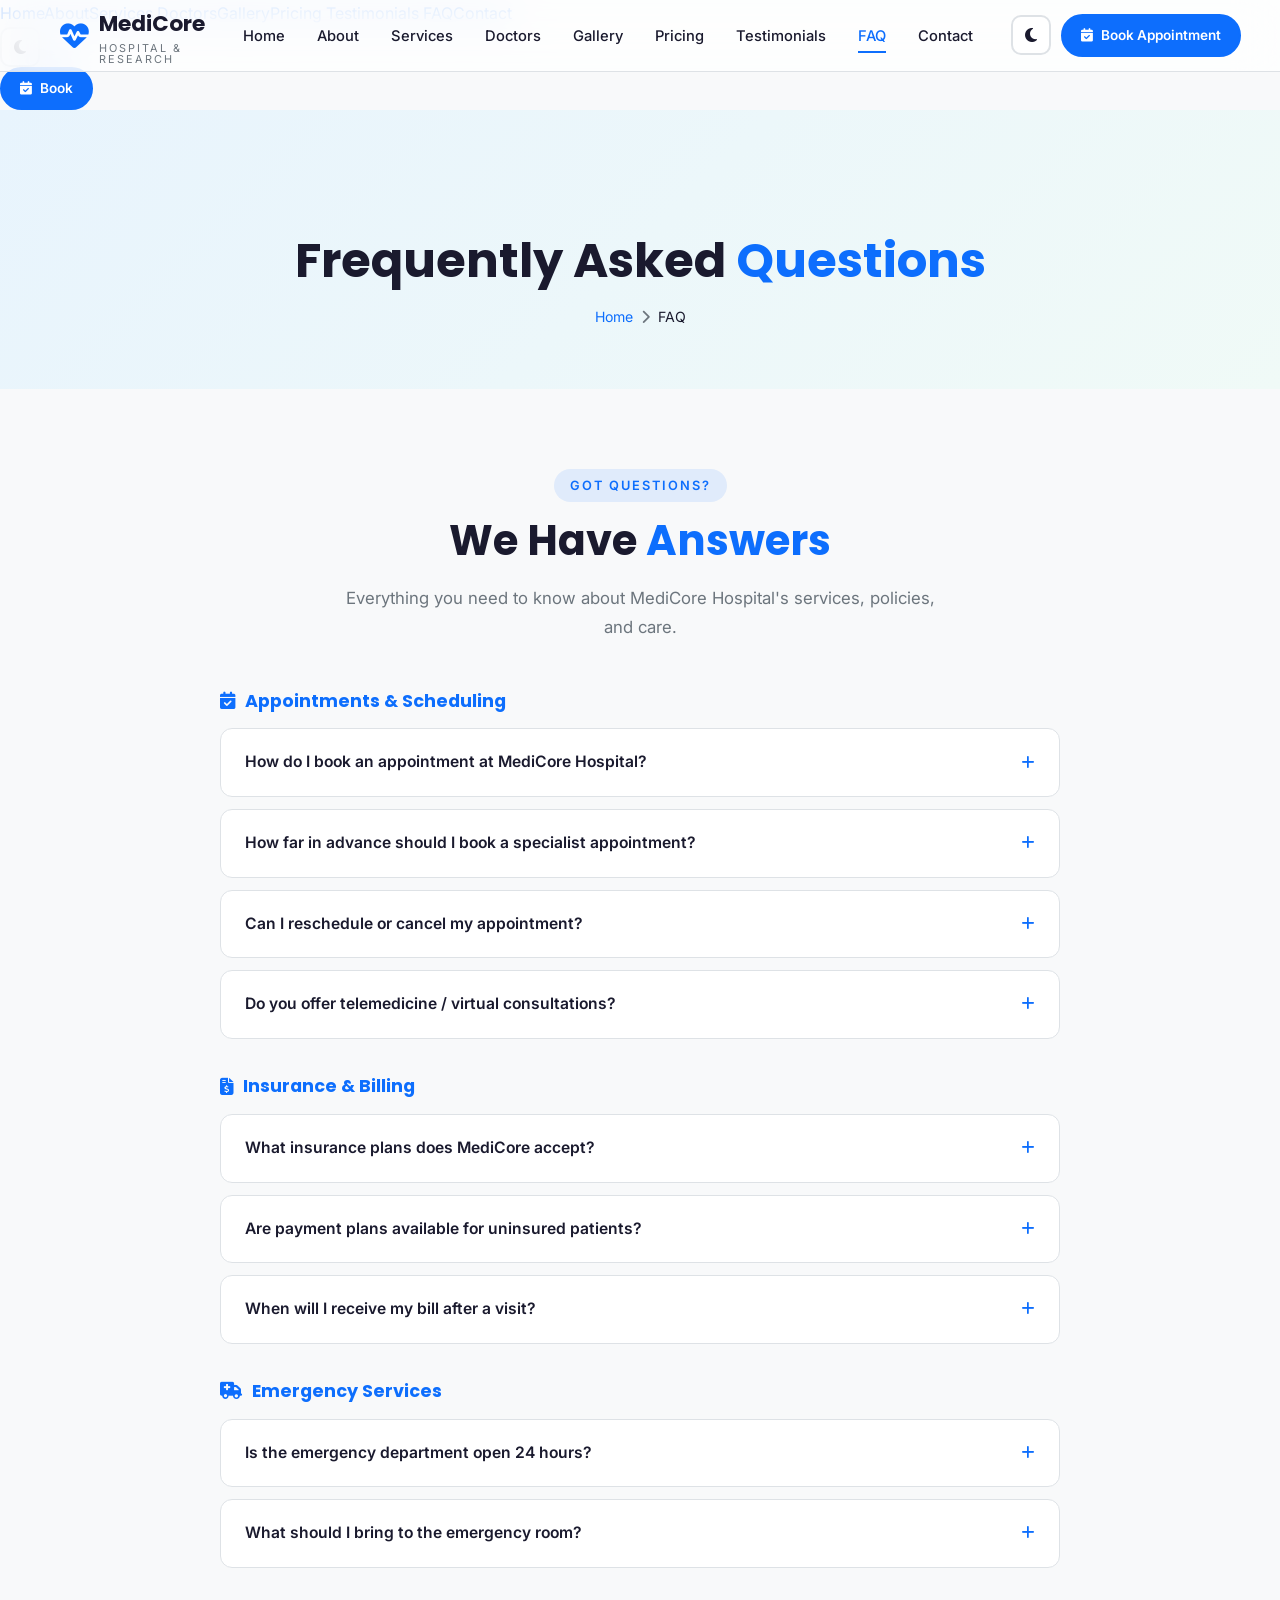
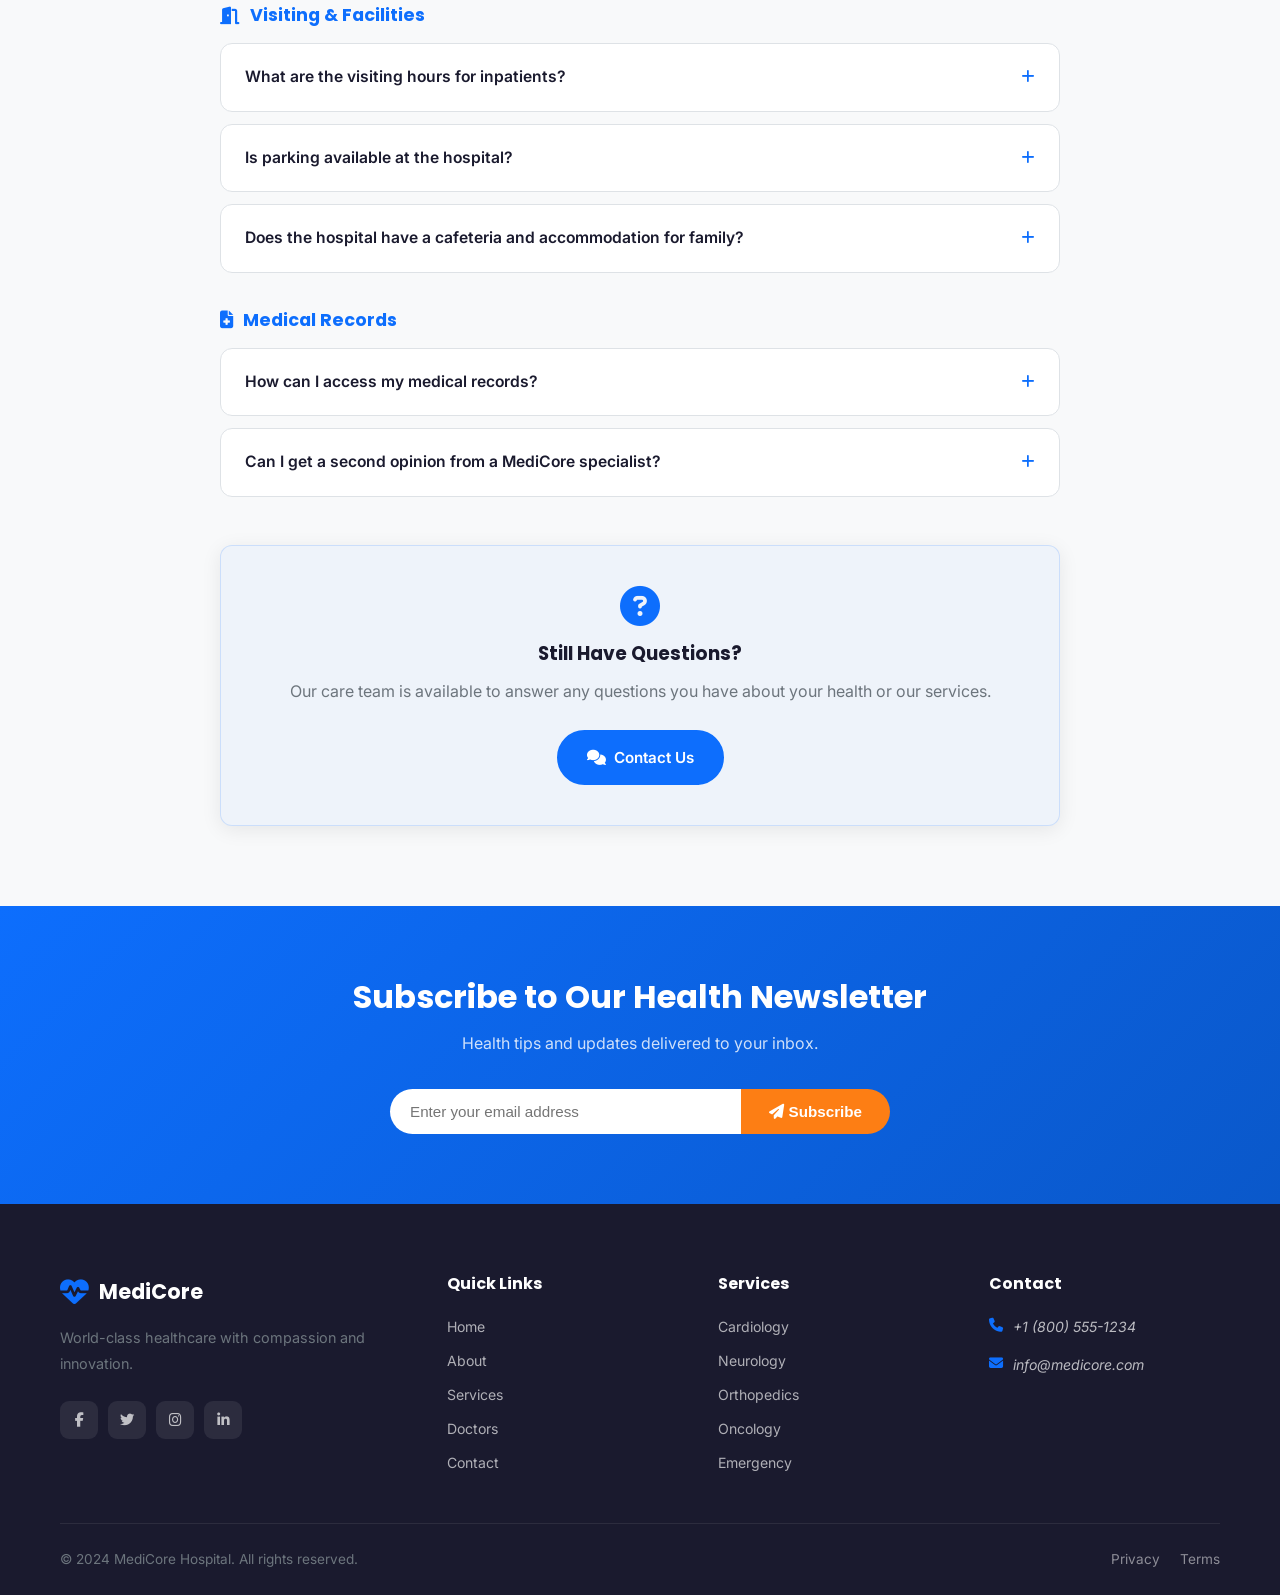
<file: pages/faq.html>
<!DOCTYPE html>
<html lang="en" data-theme="light">
<head>
  <meta charset="UTF-8" />
  <meta name="viewport" content="width=device-width, initial-scale=1.0" />
  <title>FAQ – MediCore Hospital</title>
  <meta name="description" content="Frequently asked questions about MediCore Hospital services, appointments, insurance, visiting hours, emergency care, and more." />
 <meta name="google-adsense-account" content="ca-pub-8120503643949842">
  <meta name="keywords" content="hospital FAQ, medical questions, appointment booking, insurance, visiting hours, emergency care FAQ" />
  <link rel="icon" type="image/svg+xml" href="../images/favicon.svg" />
  <link rel="preconnect" href="https://fonts.googleapis.com" />
  <link href="https://fonts.googleapis.com/css2?family=Inter:wght@400;500;600;700&family=Poppins:wght@600;700;800&display=swap" rel="stylesheet" />
  <link rel="stylesheet" href="https://cdnjs.cloudflare.com/ajax/libs/font-awesome/6.5.0/css/all.min.css" />
  <link rel="stylesheet" href="https://unpkg.com/aos@2.3.1/dist/aos.css" />
  <link rel="stylesheet" href="../css/style.css" />
</head>
<body>
<div id="preloader"><div class="preloader-logo"><i class="fas fa-heartbeat"></i><span>MediCore</span></div><div class="preloader-bar"><div class="preloader-bar-fill"></div></div></div>
<nav class="navbar"><div class="navbar-inner">
  <a href="../index.html" class="navbar-brand"><i class="fas fa-heartbeat"></i><div><span class="brand-name">MediCore</span><span class="brand-sub">Hospital &amp; Research</span></div></a>
  <ul class="navbar-nav">
    <li><a href="../index.html" class="nav-link">Home</a></li><li><a href="about.html" class="nav-link">About</a></li>
    <li><a href="services.html" class="nav-link">Services</a></li><li><a href="doctors.html" class="nav-link">Doctors</a></li>
    <li><a href="gallery.html" class="nav-link">Gallery</a></li><li><a href="pricing.html" class="nav-link">Pricing</a></li>
    <li><a href="testimonials.html" class="nav-link">Testimonials</a></li>
    <li><a href="faq.html" class="nav-link active">FAQ</a></li><li><a href="contact.html" class="nav-link">Contact</a></li>
  </ul>
  <div class="navbar-actions">
    <button class="theme-toggle" aria-label="Toggle dark mode"><i class="fas fa-moon"></i></button>
    <a href="contact.html" class="btn btn-primary btn-sm"><i class="fas fa-calendar-check"></i> Book Appointment</a>
  </div>
  <button class="hamburger" aria-label="Open mobile menu"><span></span><span></span><span></span></button>
</div></nav>
<div class="mobile-menu"><nav class="mobile-nav">
  <a href="../index.html">Home</a><a href="about.html">About</a><a href="services.html">Services</a>
  <a href="doctors.html">Doctors</a><a href="gallery.html">Gallery</a><a href="pricing.html">Pricing</a>
  <a href="testimonials.html">Testimonials</a>
  <a href="faq.html" class="active">FAQ</a><a href="contact.html">Contact</a>
</nav><div class="mobile-menu-actions"><button class="theme-toggle"><i class="fas fa-moon"></i></button><a href="contact.html" class="btn btn-primary btn-sm" style="flex:1;justify-content:center;"><i class="fas fa-calendar-check"></i> Book</a></div></div>

<main>
<header class="page-hero">
  <div class="container">
    <h1>Frequently Asked <span class="text-primary">Questions</span></h1>
    <nav class="breadcrumb" aria-label="Breadcrumb">
      <a href="../index.html">Home</a><span class="sep"><i class="fas fa-chevron-right"></i></span><span>FAQ</span>
    </nav>
  </div>
</header>

<section aria-labelledby="faq-heading">
  <div class="container">
    <div style="max-width:840px;margin:0 auto;">
      <div class="text-center" style="margin-bottom:48px;">
        <span class="section-badge">Got Questions?</span>
        <h2 class="section-title" id="faq-heading">We Have <span class="text-primary">Answers</span></h2>
        <p class="section-subtitle">Everything you need to know about MediCore Hospital's services, policies, and care.</p>
      </div>

      <!-- Appointments -->
      <h3 style="font-size:1.1rem;margin-bottom:16px;color:var(--primary);display:flex;align-items:center;gap:10px;" data-aos="fade-up"><i class="fas fa-calendar-check"></i> Appointments &amp; Scheduling</h3>
      <div data-aos="fade-up">
        <div class="faq-item">
          <div class="faq-question" role="button" tabindex="0" aria-expanded="false">How do I book an appointment at MediCore Hospital?<i class="fas fa-plus faq-icon"></i></div>
          <div class="faq-answer"><p>You can book an appointment through our website contact form, by calling our helpline at +1 (800) 555-1234, or by visiting our hospital reception in person. We also offer an online patient portal for registered patients.</p></div>
        </div>
        <div class="faq-item">
          <div class="faq-question" role="button" tabindex="0" aria-expanded="false">How far in advance should I book a specialist appointment?<i class="fas fa-plus faq-icon"></i></div>
          <div class="faq-answer"><p>We recommend booking specialist appointments at least 3–5 business days in advance. For urgent matters, same-day or next-day appointments may be available depending on the department. Emergency cases are seen immediately.</p></div>
        </div>
        <div class="faq-item">
          <div class="faq-question" role="button" tabindex="0" aria-expanded="false">Can I reschedule or cancel my appointment?<i class="fas fa-plus faq-icon"></i></div>
          <div class="faq-answer"><p>Yes, you can reschedule or cancel appointments up to 24 hours before your scheduled time without any fee. You can do this via our patient portal, by phone, or in person at reception.</p></div>
        </div>
        <div class="faq-item">
          <div class="faq-question" role="button" tabindex="0" aria-expanded="false">Do you offer telemedicine / virtual consultations?<i class="fas fa-plus faq-icon"></i></div>
          <div class="faq-answer"><p>Yes! MediCore offers telemedicine consultations for many outpatient services. Patients can consult with doctors via secure video call from the comfort of their home. Ask about availability when booking your appointment.</p></div>
        </div>
      </div>

      <!-- Insurance -->
      <h3 style="font-size:1.1rem;margin:36px 0 16px;color:var(--primary);display:flex;align-items:center;gap:10px;" data-aos="fade-up"><i class="fas fa-file-invoice-dollar"></i> Insurance &amp; Billing</h3>
      <div data-aos="fade-up">
        <div class="faq-item">
          <div class="faq-question" role="button" tabindex="0" aria-expanded="false">What insurance plans does MediCore accept?<i class="fas fa-plus faq-icon"></i></div>
          <div class="faq-answer"><p>MediCore accepts all major insurance providers including Medicare, Medicaid, Blue Cross Blue Shield, Aetna, Cigna, UnitedHealth, and many others. Contact our billing department for specific plan verification.</p></div>
        </div>
        <div class="faq-item">
          <div class="faq-question" role="button" tabindex="0" aria-expanded="false">Are payment plans available for uninsured patients?<i class="fas fa-plus faq-icon"></i></div>
          <div class="faq-answer"><p>Absolutely. MediCore is committed to making healthcare accessible. We offer flexible payment plans, financial assistance programs, and charity care for qualifying patients. Contact our financial counselors for details.</p></div>
        </div>
        <div class="faq-item">
          <div class="faq-question" role="button" tabindex="0" aria-expanded="false">When will I receive my bill after a visit?<i class="fas fa-plus faq-icon"></i></div>
          <div class="faq-answer"><p>Bills are typically sent within 2–4 weeks after your visit, once we have processed claims with your insurance provider. You can also view and pay bills online through our patient portal.</p></div>
        </div>
      </div>

      <!-- Emergency -->
      <h3 style="font-size:1.1rem;margin:36px 0 16px;color:var(--primary);display:flex;align-items:center;gap:10px;" data-aos="fade-up"><i class="fas fa-ambulance"></i> Emergency Services</h3>
      <div data-aos="fade-up">
        <div class="faq-item">
          <div class="faq-question" role="button" tabindex="0" aria-expanded="false">Is the emergency department open 24 hours?<i class="fas fa-plus faq-icon"></i></div>
          <div class="faq-answer"><p>Yes, our Level I Trauma Center and Emergency Department are open 24 hours a day, 7 days a week, 365 days a year including all holidays. Call 911 for life-threatening emergencies.</p></div>
        </div>
        <div class="faq-item">
          <div class="faq-question" role="button" tabindex="0" aria-expanded="false">What should I bring to the emergency room?<i class="fas fa-plus faq-icon"></i></div>
          <div class="faq-answer"><p>If possible, bring your government-issued ID, insurance card, list of current medications, and any relevant medical records. However, in a true emergency, just come — we will handle the paperwork later.</p></div>
        </div>
      </div>

      <!-- Visiting -->
      <h3 style="font-size:1.1rem;margin:36px 0 16px;color:var(--primary);display:flex;align-items:center;gap:10px;" data-aos="fade-up"><i class="fas fa-door-open"></i> Visiting &amp; Facilities</h3>
      <div data-aos="fade-up">
        <div class="faq-item">
          <div class="faq-question" role="button" tabindex="0" aria-expanded="false">What are the visiting hours for inpatients?<i class="fas fa-plus faq-icon"></i></div>
          <div class="faq-answer"><p>General visiting hours are 10:00 AM – 8:00 PM daily. ICU visiting hours are 11:00 AM – 1:00 PM and 5:00 PM – 7:00 PM. Special circumstances may allow exceptions — please check with nursing staff.</p></div>
        </div>
        <div class="faq-item">
          <div class="faq-question" role="button" tabindex="0" aria-expanded="false">Is parking available at the hospital?<i class="fas fa-plus faq-icon"></i></div>
          <div class="faq-answer"><p>Yes, MediCore has a multi-story parking garage with over 1,200 spaces. The first 2 hours are free. Valet parking is available at the main entrance. Accessible parking spaces are located near all entrances.</p></div>
        </div>
        <div class="faq-item">
          <div class="faq-question" role="button" tabindex="0" aria-expanded="false">Does the hospital have a cafeteria and accommodation for family?<i class="fas fa-plus faq-icon"></i></div>
          <div class="faq-answer"><p>Our hospital has a full-service cafeteria open from 6:00 AM – 10:00 PM and vending machines available 24/7. We also have a family lounge and partnered guest accommodation nearby for families of long-term patients.</p></div>
        </div>
      </div>

      <!-- Medical Records -->
      <h3 style="font-size:1.1rem;margin:36px 0 16px;color:var(--primary);display:flex;align-items:center;gap:10px;" data-aos="fade-up"><i class="fas fa-file-medical"></i> Medical Records</h3>
      <div data-aos="fade-up">
        <div class="faq-item">
          <div class="faq-question" role="button" tabindex="0" aria-expanded="false">How can I access my medical records?<i class="fas fa-plus faq-icon"></i></div>
          <div class="faq-answer"><p>Patients can access medical records through our secure online patient portal. You may also request records by submitting a Medical Records Release form at the Health Information Management department or by calling our records office.</p></div>
        </div>
        <div class="faq-item">
          <div class="faq-question" role="button" tabindex="0" aria-expanded="false">Can I get a second opinion from a MediCore specialist?<i class="fas fa-plus faq-icon"></i></div>
          <div class="faq-answer"><p>Absolutely. We encourage patients to seek second opinions and we provide this service. Simply contact our scheduling department, share your existing records, and we will arrange a consultation with the appropriate specialist.</p></div>
        </div>
      </div>

      <div class="text-center" style="margin-top:48px;" data-aos="fade-up">
        <div class="card" style="padding:40px;background:rgba(13,110,253,0.04);border-color:rgba(13,110,253,0.15);">
          <i class="fas fa-question-circle" style="font-size:2.5rem;color:var(--primary);margin-bottom:16px;display:block;"></i>
          <h3 style="margin-bottom:12px;">Still Have Questions?</h3>
          <p style="margin-bottom:24px;">Our care team is available to answer any questions you have about your health or our services.</p>
          <a href="contact.html" class="btn btn-primary"><i class="fas fa-comments"></i> Contact Us</a>
        </div>
      </div>
    </div>
  </div>
</section>
</main>

<section class="newsletter-section"><div class="container"><h2>Subscribe to Our Health Newsletter</h2><p>Health tips and updates delivered to your inbox.</p><form class="newsletter-form" novalidate><input type="email" placeholder="Enter your email address" aria-label="Email" required /><button type="submit"><i class="fas fa-paper-plane"></i> Subscribe</button></form></div></section>
<footer class="footer"><div class="container"><div class="footer-grid">
  <div class="footer-brand"><div class="brand"><i class="fas fa-heartbeat"></i><span>MediCore</span></div><p>World-class healthcare with compassion and innovation.</p><div class="footer-social"><a href="#" aria-label="Facebook"><i class="fab fa-facebook-f"></i></a><a href="#" aria-label="Twitter"><i class="fab fa-twitter"></i></a><a href="#" aria-label="Instagram"><i class="fab fa-instagram"></i></a><a href="#" aria-label="LinkedIn"><i class="fab fa-linkedin-in"></i></a></div></div>
  <div class="footer-col"><h4>Quick Links</h4><nav class="footer-links"><a href="../index.html">Home</a><a href="about.html">About</a><a href="services.html">Services</a><a href="doctors.html">Doctors</a><a href="contact.html">Contact</a></nav></div>
  <div class="footer-col"><h4>Services</h4><nav class="footer-links"><a href="services.html">Cardiology</a><a href="services.html">Neurology</a><a href="services.html">Orthopedics</a><a href="services.html">Oncology</a><a href="services.html">Emergency</a></nav></div>
  <div class="footer-col"><h4>Contact</h4><address><div class="footer-contact-item"><i class="fas fa-phone"></i><span><a href="tel:+18005551234" style="color:inherit;">+1 (800) 555-1234</a></span></div><div class="footer-contact-item"><i class="fas fa-envelope"></i><span>info@medicore.com</span></div></address></div>
</div><div class="footer-bottom"><p>&copy; 2024 MediCore Hospital. All rights reserved.</p><div class="footer-bottom-links"><a href="#">Privacy</a><a href="#">Terms</a></div></div></div></footer>
<button class="back-to-top" aria-label="Back to top"><i class="fas fa-arrow-up"></i></button>
<script src="https://unpkg.com/aos@2.3.1/dist/aos.js"></script>
<script src="../js/main.js"></script>
</body>
</html>
</file>
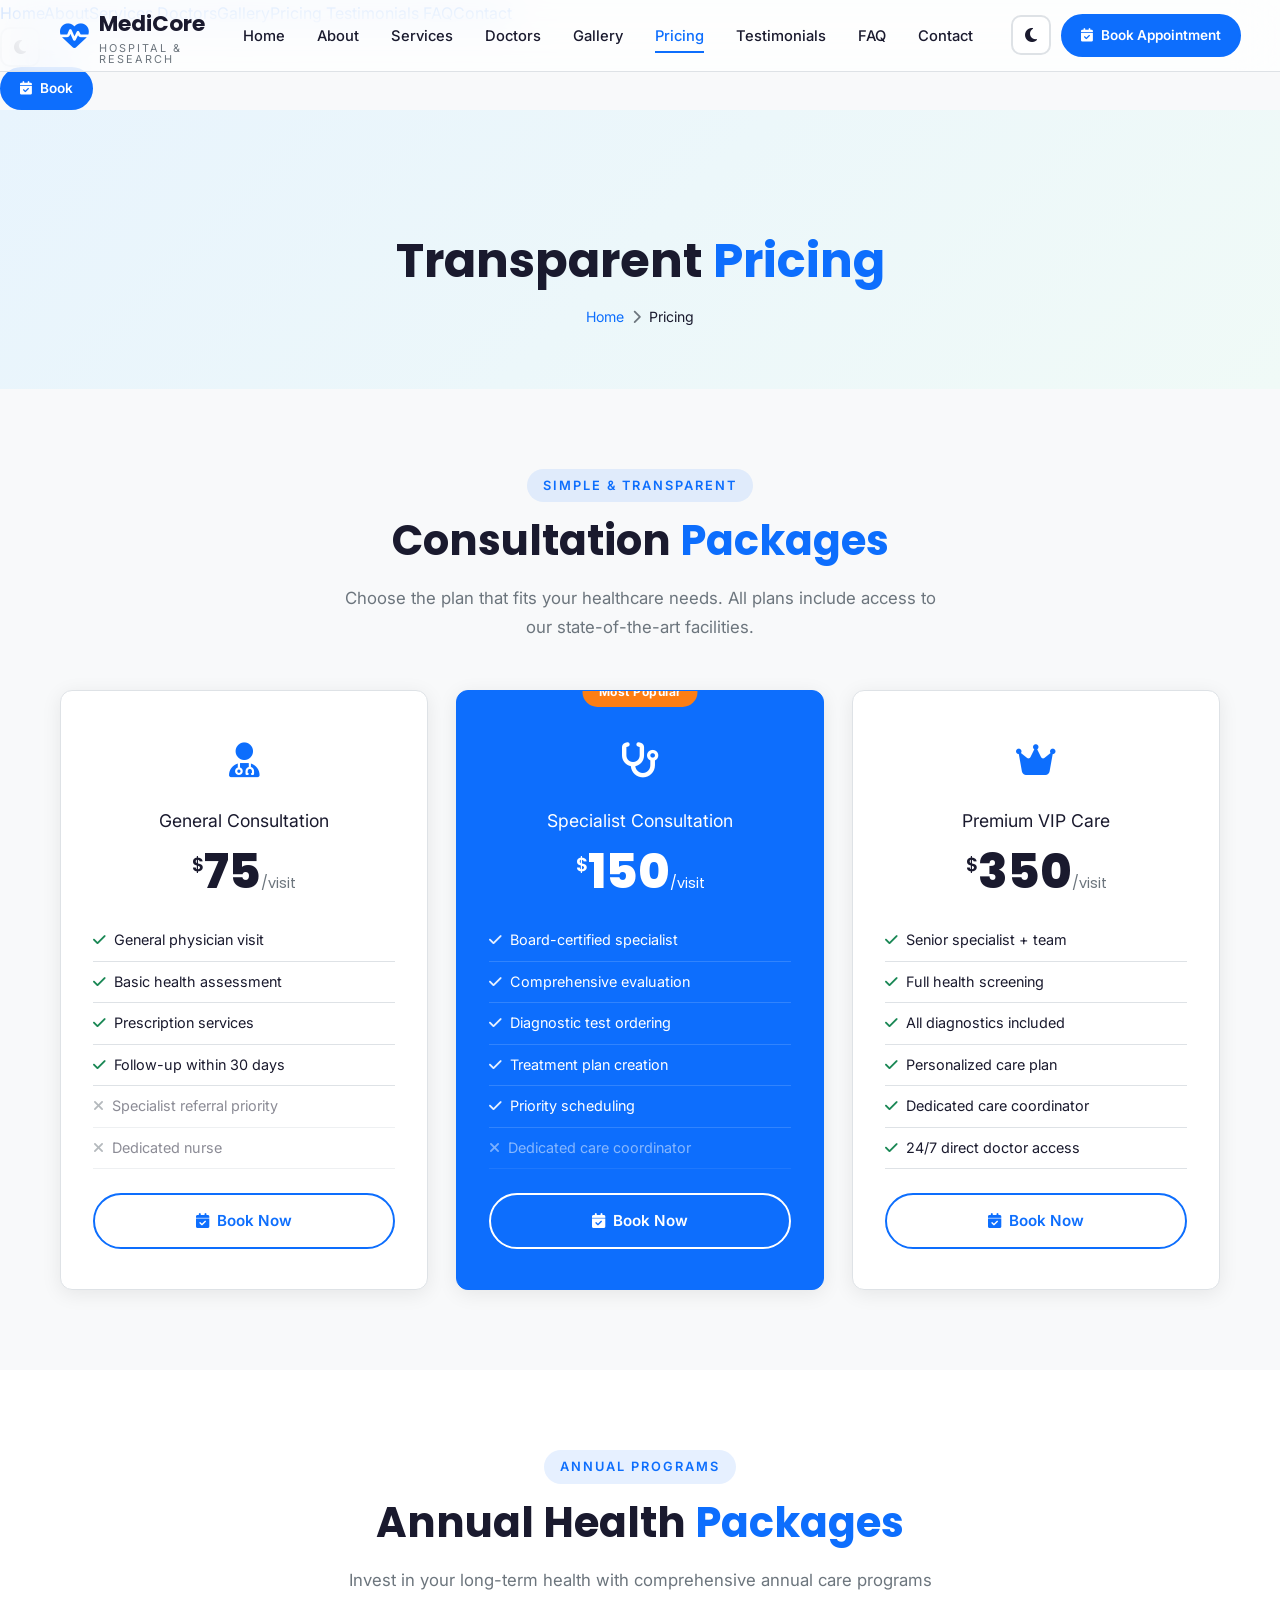
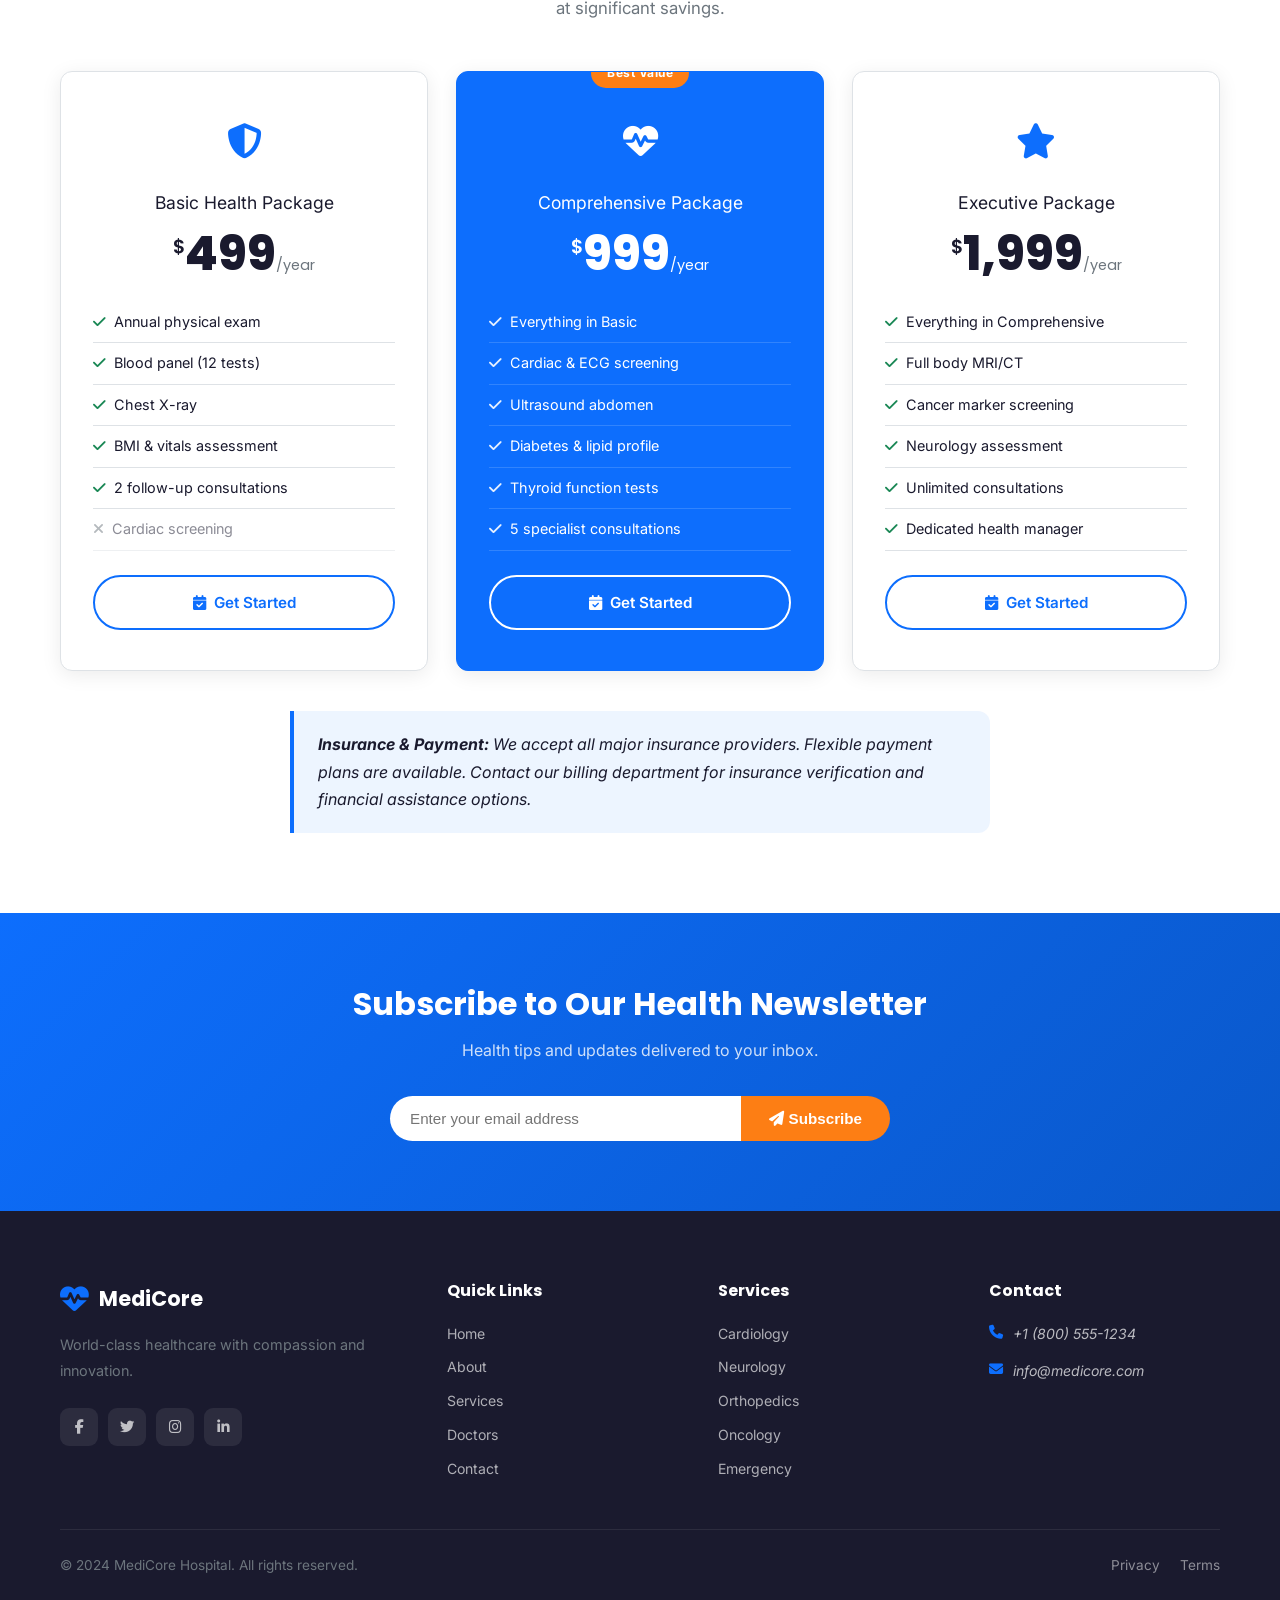
<file: pages/pricing.html>
<!DOCTYPE html>
<html lang="en" data-theme="light">
<head>
  <meta charset="UTF-8" />
  <meta name="viewport" content="width=device-width, initial-scale=1.0" />
  <title>Pricing & Packages – MediCore Hospital</title>
  <meta name="description" content="Explore MediCore Hospital's transparent healthcare pricing including consultation fees, health packages, and premium care plans." />
  <meta name="keywords" content="hospital pricing, consultation fees, health packages, medical plans, healthcare costs" />
 <meta name="google-adsense-account" content="ca-pub-8120503643949842">
  <link rel="icon" type="image/svg+xml" href="../images/favicon.svg" />
  <link rel="preconnect" href="https://fonts.googleapis.com" />
  <link href="https://fonts.googleapis.com/css2?family=Inter:wght@400;500;600;700&family=Poppins:wght@600;700;800&display=swap" rel="stylesheet" />
  <link rel="stylesheet" href="https://cdnjs.cloudflare.com/ajax/libs/font-awesome/6.5.0/css/all.min.css" />
  <link rel="stylesheet" href="https://unpkg.com/aos@2.3.1/dist/aos.css" />
  <link rel="stylesheet" href="../css/style.css" />
</head>
<body>
<div id="preloader"><div class="preloader-logo"><i class="fas fa-heartbeat"></i><span>MediCore</span></div><div class="preloader-bar"><div class="preloader-bar-fill"></div></div></div>
<nav class="navbar"><div class="navbar-inner">
  <a href="../index.html" class="navbar-brand"><i class="fas fa-heartbeat"></i><div><span class="brand-name">MediCore</span><span class="brand-sub">Hospital &amp; Research</span></div></a>
  <ul class="navbar-nav">
    <li><a href="../index.html" class="nav-link">Home</a></li><li><a href="about.html" class="nav-link">About</a></li>
    <li><a href="services.html" class="nav-link">Services</a></li><li><a href="doctors.html" class="nav-link">Doctors</a></li>
    <li><a href="gallery.html" class="nav-link">Gallery</a></li><li><a href="pricing.html" class="nav-link active">Pricing</a></li>
    <li><a href="testimonials.html" class="nav-link">Testimonials</a></li>
    <li><a href="faq.html" class="nav-link">FAQ</a></li><li><a href="contact.html" class="nav-link">Contact</a></li>
  </ul>
  <div class="navbar-actions">
    <button class="theme-toggle" aria-label="Toggle dark mode"><i class="fas fa-moon"></i></button>
    <a href="contact.html" class="btn btn-primary btn-sm"><i class="fas fa-calendar-check"></i> Book Appointment</a>
  </div>
  <button class="hamburger" aria-label="Open mobile menu"><span></span><span></span><span></span></button>
</div></nav>
<div class="mobile-menu"><nav class="mobile-nav">
  <a href="../index.html">Home</a><a href="about.html">About</a><a href="services.html">Services</a>
  <a href="doctors.html">Doctors</a><a href="gallery.html">Gallery</a><a href="pricing.html" class="active">Pricing</a>
  <a href="testimonials.html">Testimonials</a>
  <a href="faq.html">FAQ</a><a href="contact.html">Contact</a>
</nav><div class="mobile-menu-actions"><button class="theme-toggle"><i class="fas fa-moon"></i></button><a href="contact.html" class="btn btn-primary btn-sm" style="flex:1;justify-content:center;"><i class="fas fa-calendar-check"></i> Book</a></div></div>

<main>
<header class="page-hero">
  <div class="container">
    <h1>Transparent <span class="text-primary">Pricing</span></h1>
    <nav class="breadcrumb" aria-label="Breadcrumb">
      <a href="../index.html">Home</a><span class="sep"><i class="fas fa-chevron-right"></i></span><span>Pricing</span>
    </nav>
  </div>
</header>

<!-- Consultation Fees -->
<section aria-labelledby="consultation-heading">
  <div class="container text-center">
    <span class="section-badge">Simple &amp; Transparent</span>
    <h2 class="section-title" id="consultation-heading">Consultation <span class="text-primary">Packages</span></h2>
    <p class="section-subtitle">Choose the plan that fits your healthcare needs. All plans include access to our state-of-the-art facilities.</p>
    <div class="grid grid-3" data-aos="fade-up">

      <article class="card pricing-card">
        <div class="pricing-icon"><i class="fas fa-user-md" aria-hidden="true"></i></div>
        <div class="pricing-name">General Consultation</div>
        <div class="pricing-price"><sup>$</sup>75<sub>/visit</sub></div>
        <ul class="pricing-features" role="list">
          <li><i class="fas fa-check" aria-hidden="true"></i> General physician visit</li>
          <li><i class="fas fa-check" aria-hidden="true"></i> Basic health assessment</li>
          <li><i class="fas fa-check" aria-hidden="true"></i> Prescription services</li>
          <li><i class="fas fa-check" aria-hidden="true"></i> Follow-up within 30 days</li>
          <li class="disabled"><i class="fas fa-times" aria-hidden="true"></i> Specialist referral priority</li>
          <li class="disabled"><i class="fas fa-times" aria-hidden="true"></i> Dedicated nurse</li>
        </ul>
        <a href="contact.html" class="btn btn-outline" style="width:100%;justify-content:center;"><i class="fas fa-calendar-check"></i> Book Now</a>
      </article>

      <article class="card pricing-card featured">
        <div class="pricing-badge">Most Popular</div>
        <div class="pricing-icon"><i class="fas fa-stethoscope" aria-hidden="true"></i></div>
        <div class="pricing-name">Specialist Consultation</div>
        <div class="pricing-price"><sup>$</sup>150<sub>/visit</sub></div>
        <ul class="pricing-features" role="list">
          <li><i class="fas fa-check" aria-hidden="true"></i> Board-certified specialist</li>
          <li><i class="fas fa-check" aria-hidden="true"></i> Comprehensive evaluation</li>
          <li><i class="fas fa-check" aria-hidden="true"></i> Diagnostic test ordering</li>
          <li><i class="fas fa-check" aria-hidden="true"></i> Treatment plan creation</li>
          <li><i class="fas fa-check" aria-hidden="true"></i> Priority scheduling</li>
          <li class="disabled"><i class="fas fa-times" aria-hidden="true"></i> Dedicated care coordinator</li>
        </ul>
        <a href="contact.html" class="btn btn-outline" style="width:100%;justify-content:center;"><i class="fas fa-calendar-check"></i> Book Now</a>
      </article>

      <article class="card pricing-card">
        <div class="pricing-icon"><i class="fas fa-crown" aria-hidden="true"></i></div>
        <div class="pricing-name">Premium VIP Care</div>
        <div class="pricing-price"><sup>$</sup>350<sub>/visit</sub></div>
        <ul class="pricing-features" role="list">
          <li><i class="fas fa-check" aria-hidden="true"></i> Senior specialist + team</li>
          <li><i class="fas fa-check" aria-hidden="true"></i> Full health screening</li>
          <li><i class="fas fa-check" aria-hidden="true"></i> All diagnostics included</li>
          <li><i class="fas fa-check" aria-hidden="true"></i> Personalized care plan</li>
          <li><i class="fas fa-check" aria-hidden="true"></i> Dedicated care coordinator</li>
          <li><i class="fas fa-check" aria-hidden="true"></i> 24/7 direct doctor access</li>
        </ul>
        <a href="contact.html" class="btn btn-outline" style="width:100%;justify-content:center;"><i class="fas fa-calendar-check"></i> Book Now</a>
      </article>
    </div>
  </div>
</section>

<!-- Health Packages -->
<section style="background:var(--bg-white);" aria-labelledby="packages-heading">
  <div class="container text-center">
    <span class="section-badge">Annual Programs</span>
    <h2 class="section-title" id="packages-heading">Annual Health <span class="text-primary">Packages</span></h2>
    <p class="section-subtitle">Invest in your long-term health with comprehensive annual care programs at significant savings.</p>
    <div class="grid grid-3" data-aos="fade-up">
      <article class="card pricing-card">
        <div class="pricing-icon"><i class="fas fa-shield-alt" aria-hidden="true"></i></div>
        <div class="pricing-name">Basic Health Package</div>
        <div class="pricing-price"><sup>$</sup>499<sub>/year</sub></div>
        <ul class="pricing-features" role="list">
          <li><i class="fas fa-check"></i> Annual physical exam</li>
          <li><i class="fas fa-check"></i> Blood panel (12 tests)</li>
          <li><i class="fas fa-check"></i> Chest X-ray</li>
          <li><i class="fas fa-check"></i> BMI &amp; vitals assessment</li>
          <li><i class="fas fa-check"></i> 2 follow-up consultations</li>
          <li class="disabled"><i class="fas fa-times"></i> Cardiac screening</li>
        </ul>
        <a href="contact.html" class="btn btn-outline" style="width:100%;justify-content:center;"><i class="fas fa-calendar-check"></i> Get Started</a>
      </article>

      <article class="card pricing-card featured">
        <div class="pricing-badge">Best Value</div>
        <div class="pricing-icon"><i class="fas fa-heartbeat" aria-hidden="true"></i></div>
        <div class="pricing-name">Comprehensive Package</div>
        <div class="pricing-price"><sup>$</sup>999<sub>/year</sub></div>
        <ul class="pricing-features" role="list">
          <li><i class="fas fa-check"></i> Everything in Basic</li>
          <li><i class="fas fa-check"></i> Cardiac &amp; ECG screening</li>
          <li><i class="fas fa-check"></i> Ultrasound abdomen</li>
          <li><i class="fas fa-check"></i> Diabetes &amp; lipid profile</li>
          <li><i class="fas fa-check"></i> Thyroid function tests</li>
          <li><i class="fas fa-check"></i> 5 specialist consultations</li>
        </ul>
        <a href="contact.html" class="btn btn-outline" style="width:100%;justify-content:center;"><i class="fas fa-calendar-check"></i> Get Started</a>
      </article>

      <article class="card pricing-card">
        <div class="pricing-icon"><i class="fas fa-star" aria-hidden="true"></i></div>
        <div class="pricing-name">Executive Package</div>
        <div class="pricing-price"><sup>$</sup>1,999<sub>/year</sub></div>
        <ul class="pricing-features" role="list">
          <li><i class="fas fa-check"></i> Everything in Comprehensive</li>
          <li><i class="fas fa-check"></i> Full body MRI/CT</li>
          <li><i class="fas fa-check"></i> Cancer marker screening</li>
          <li><i class="fas fa-check"></i> Neurology assessment</li>
          <li><i class="fas fa-check"></i> Unlimited consultations</li>
          <li><i class="fas fa-check"></i> Dedicated health manager</li>
        </ul>
        <a href="contact.html" class="btn btn-outline" style="width:100%;justify-content:center;"><i class="fas fa-calendar-check"></i> Get Started</a>
      </article>
    </div>
    <div class="highlight-box" style="max-width:700px;margin:40px auto 0;text-align:left;">
      <p><strong>Insurance &amp; Payment:</strong> We accept all major insurance providers. Flexible payment plans are available. Contact our billing department for insurance verification and financial assistance options.</p>
    </div>
  </div>
</section>
</main>

<section class="newsletter-section"><div class="container"><h2>Subscribe to Our Health Newsletter</h2><p>Health tips and updates delivered to your inbox.</p><form class="newsletter-form" novalidate><input type="email" placeholder="Enter your email address" aria-label="Email" required /><button type="submit"><i class="fas fa-paper-plane"></i> Subscribe</button></form></div></section>
<footer class="footer"><div class="container"><div class="footer-grid">
  <div class="footer-brand"><div class="brand"><i class="fas fa-heartbeat"></i><span>MediCore</span></div><p>World-class healthcare with compassion and innovation.</p><div class="footer-social"><a href="#" aria-label="Facebook"><i class="fab fa-facebook-f"></i></a><a href="#" aria-label="Twitter"><i class="fab fa-twitter"></i></a><a href="#" aria-label="Instagram"><i class="fab fa-instagram"></i></a><a href="#" aria-label="LinkedIn"><i class="fab fa-linkedin-in"></i></a></div></div>
  <div class="footer-col"><h4>Quick Links</h4><nav class="footer-links"><a href="../index.html">Home</a><a href="about.html">About</a><a href="services.html">Services</a><a href="doctors.html">Doctors</a><a href="contact.html">Contact</a></nav></div>
  <div class="footer-col"><h4>Services</h4><nav class="footer-links"><a href="services.html">Cardiology</a><a href="services.html">Neurology</a><a href="services.html">Orthopedics</a><a href="services.html">Oncology</a><a href="services.html">Emergency</a></nav></div>
  <div class="footer-col"><h4>Contact</h4><address><div class="footer-contact-item"><i class="fas fa-phone"></i><span><a href="tel:+18005551234" style="color:inherit;">+1 (800) 555-1234</a></span></div><div class="footer-contact-item"><i class="fas fa-envelope"></i><span>info@medicore.com</span></div></address></div>
</div><div class="footer-bottom"><p>&copy; 2024 MediCore Hospital. All rights reserved.</p><div class="footer-bottom-links"><a href="#">Privacy</a><a href="#">Terms</a></div></div></div></footer>
<button class="back-to-top" aria-label="Back to top"><i class="fas fa-arrow-up"></i></button>
<script src="https://unpkg.com/aos@2.3.1/dist/aos.js"></script>
<script src="../js/main.js"></script>
</body>
</html>
</file>
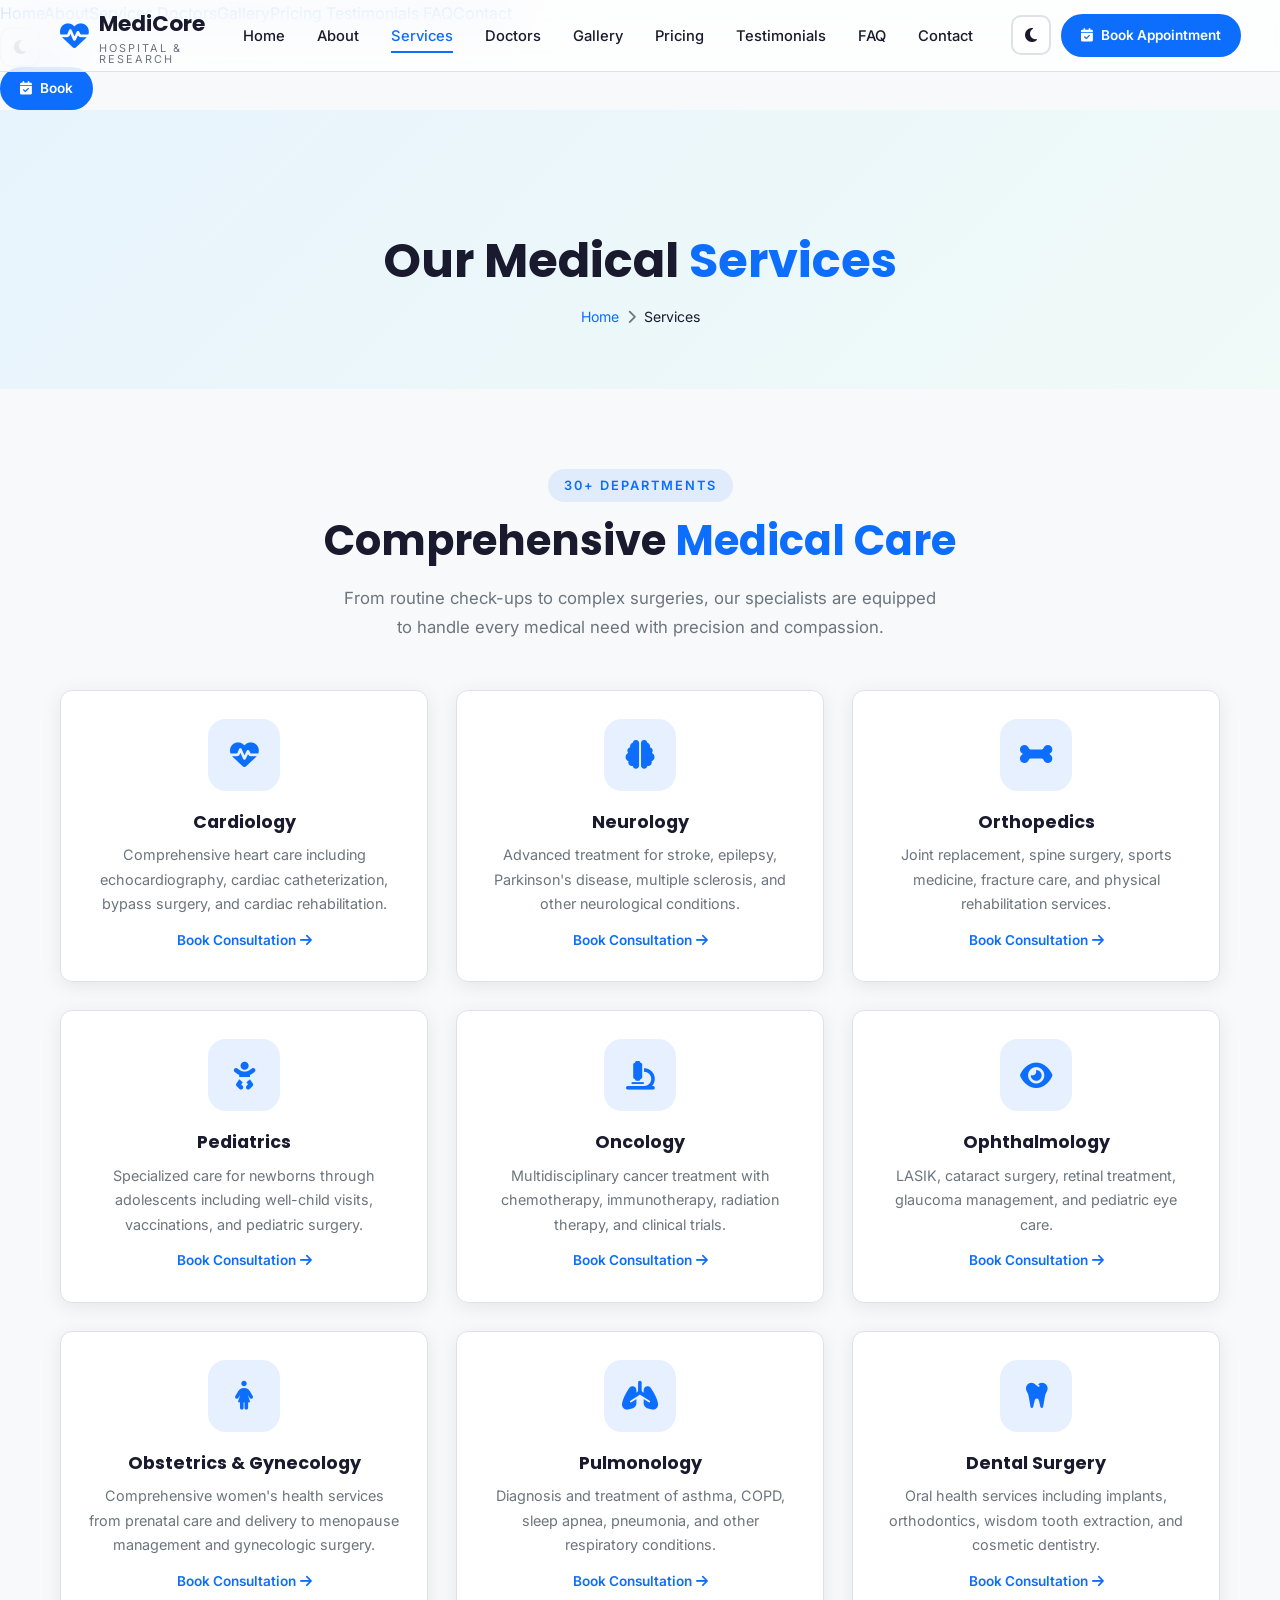
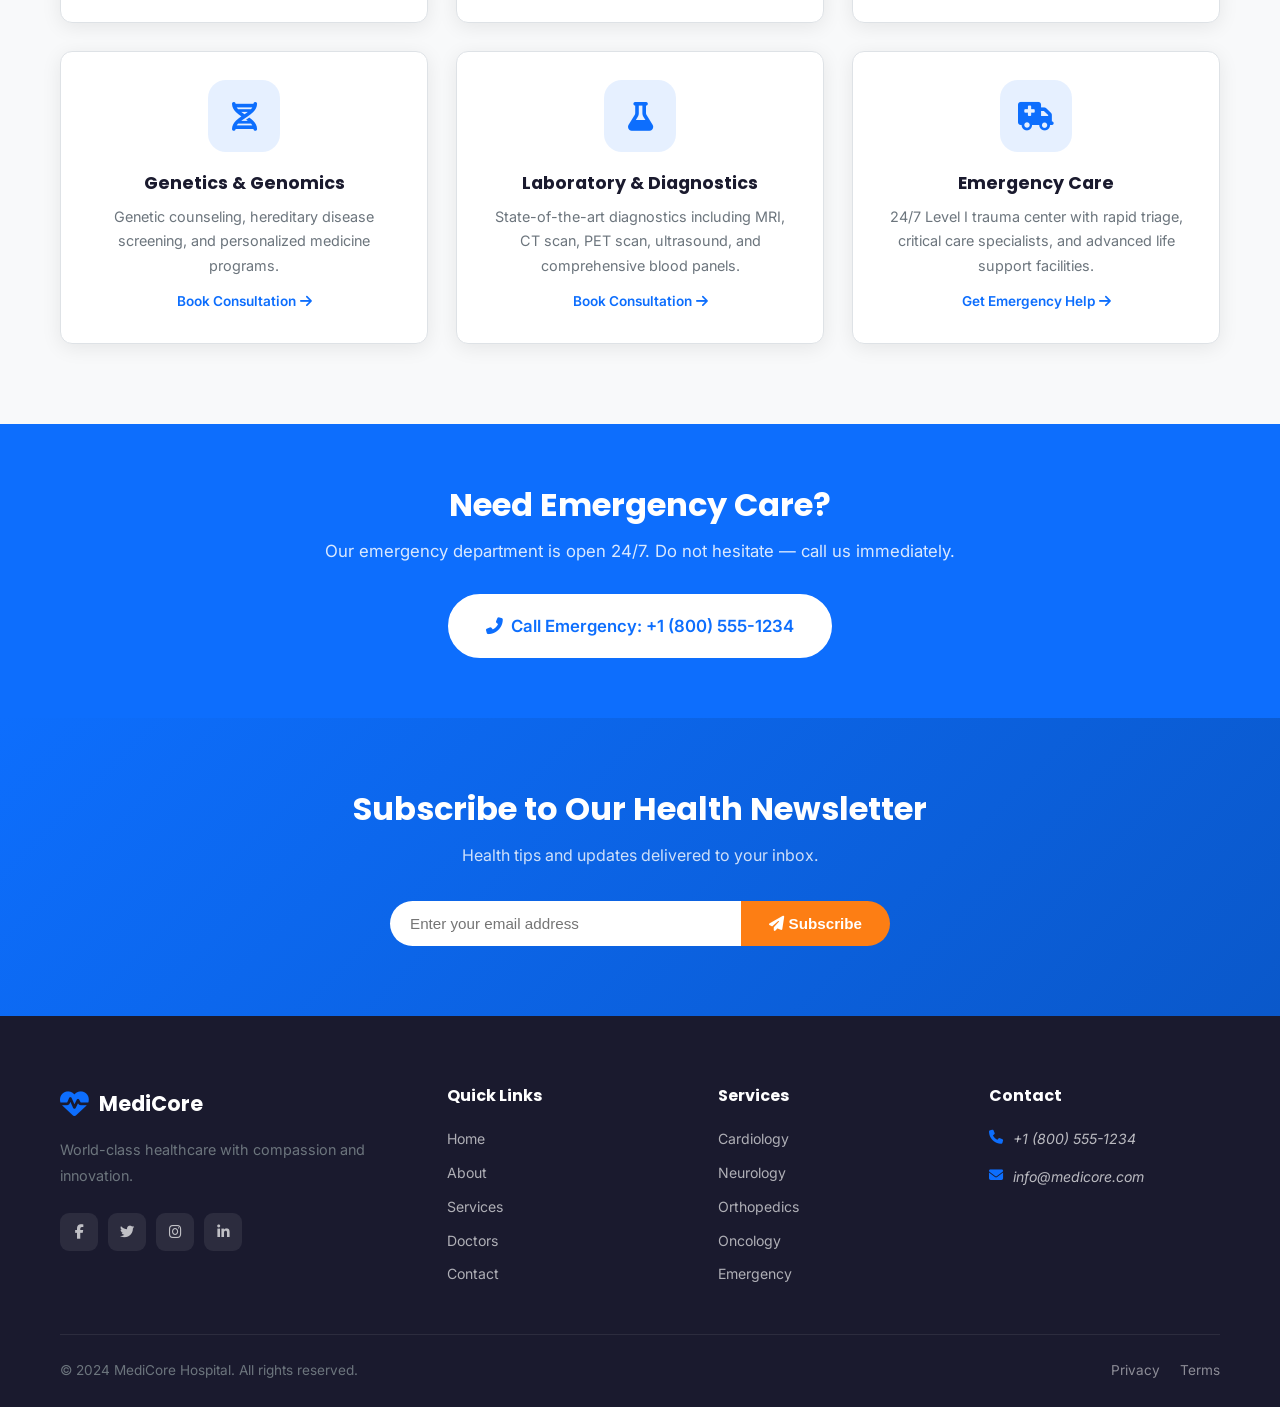
<file: pages/services.html>
<!DOCTYPE html>
<html lang="en" data-theme="light">
<head>
  <meta charset="UTF-8" />
  <meta name="viewport" content="width=device-width, initial-scale=1.0" />
  <title>Medical Services – MediCore Hospital</title>
  <meta name="description" content="Explore MediCore Hospital's 30+ medical departments including cardiology, neurology, oncology, pediatrics, orthopedics, and more." />
  <meta name="keywords" content="hospital services, cardiology, neurology, oncology, orthopedics, pediatrics, emergency care, diagnostics" />
 <meta name="google-adsense-account" content="ca-pub-8120503643949842">
  <link rel="icon" type="image/svg+xml" href="../images/favicon.svg" />
  <link rel="preconnect" href="https://fonts.googleapis.com" />
  <link href="https://fonts.googleapis.com/css2?family=Inter:wght@400;500;600;700&family=Poppins:wght@600;700;800&display=swap" rel="stylesheet" />
  <link rel="stylesheet" href="https://cdnjs.cloudflare.com/ajax/libs/font-awesome/6.5.0/css/all.min.css" />
  <link rel="stylesheet" href="https://unpkg.com/aos@2.3.1/dist/aos.css" />
  <link rel="stylesheet" href="../css/style.css" />
</head>
<body>
<div id="preloader"><div class="preloader-logo"><i class="fas fa-heartbeat"></i><span>MediCore</span></div><div class="preloader-bar"><div class="preloader-bar-fill"></div></div></div>
<nav class="navbar"><div class="navbar-inner">
  <a href="../index.html" class="navbar-brand"><i class="fas fa-heartbeat"></i><div><span class="brand-name">MediCore</span><span class="brand-sub">Hospital &amp; Research</span></div></a>
  <ul class="navbar-nav">
    <li><a href="../index.html" class="nav-link">Home</a></li><li><a href="about.html" class="nav-link">About</a></li>
    <li><a href="services.html" class="nav-link active">Services</a></li><li><a href="doctors.html" class="nav-link">Doctors</a></li>
    <li><a href="gallery.html" class="nav-link">Gallery</a></li><li><a href="pricing.html" class="nav-link">Pricing</a></li>
    <li><a href="testimonials.html" class="nav-link">Testimonials</a></li>
    <li><a href="faq.html" class="nav-link">FAQ</a></li><li><a href="contact.html" class="nav-link">Contact</a></li>
  </ul>
  <div class="navbar-actions">
    <button class="theme-toggle" aria-label="Toggle dark mode"><i class="fas fa-moon"></i></button>
    <a href="contact.html" class="btn btn-primary btn-sm"><i class="fas fa-calendar-check"></i> Book Appointment</a>
  </div>
  <button class="hamburger" aria-label="Open mobile menu"><span></span><span></span><span></span></button>
</div></nav>
<div class="mobile-menu"><nav class="mobile-nav">
  <a href="../index.html">Home</a><a href="about.html">About</a><a href="services.html" class="active">Services</a>
  <a href="doctors.html">Doctors</a><a href="gallery.html">Gallery</a><a href="pricing.html">Pricing</a>
  <a href="testimonials.html">Testimonials</a>
  <a href="faq.html">FAQ</a><a href="contact.html">Contact</a>
</nav><div class="mobile-menu-actions"><button class="theme-toggle"><i class="fas fa-moon"></i></button><a href="contact.html" class="btn btn-primary btn-sm" style="flex:1;justify-content:center;"><i class="fas fa-calendar-check"></i> Book</a></div></div>

<main>
<header class="page-hero">
  <div class="container">
    <h1>Our Medical <span class="text-primary">Services</span></h1>
    <nav class="breadcrumb" aria-label="Breadcrumb">
      <a href="../index.html">Home</a><span class="sep"><i class="fas fa-chevron-right"></i></span><span>Services</span>
    </nav>
  </div>
</header>

<section aria-labelledby="services-main-heading">
  <div class="container text-center">
    <span class="section-badge">30+ Departments</span>
    <h2 class="section-title" id="services-main-heading">Comprehensive <span class="text-primary">Medical Care</span></h2>
    <p class="section-subtitle">From routine check-ups to complex surgeries, our specialists are equipped to handle every medical need with precision and compassion.</p>
    <div class="grid grid-3" style="text-align:left;" data-aos="fade-up">
      <article class="card service-card"><div class="card-body">
        <div class="service-icon"><i class="fas fa-heartbeat"></i></div>
        <h3>Cardiology</h3><p>Comprehensive heart care including echocardiography, cardiac catheterization, bypass surgery, and cardiac rehabilitation.</p>
        <a href="contact.html" class="learn-more">Book Consultation <i class="fas fa-arrow-right"></i></a>
      </div></article>
      <article class="card service-card"><div class="card-body">
        <div class="service-icon"><i class="fas fa-brain"></i></div>
        <h3>Neurology</h3><p>Advanced treatment for stroke, epilepsy, Parkinson's disease, multiple sclerosis, and other neurological conditions.</p>
        <a href="contact.html" class="learn-more">Book Consultation <i class="fas fa-arrow-right"></i></a>
      </div></article>
      <article class="card service-card"><div class="card-body">
        <div class="service-icon"><i class="fas fa-bone"></i></div>
        <h3>Orthopedics</h3><p>Joint replacement, spine surgery, sports medicine, fracture care, and physical rehabilitation services.</p>
        <a href="contact.html" class="learn-more">Book Consultation <i class="fas fa-arrow-right"></i></a>
      </div></article>
      <article class="card service-card"><div class="card-body">
        <div class="service-icon"><i class="fas fa-baby"></i></div>
        <h3>Pediatrics</h3><p>Specialized care for newborns through adolescents including well-child visits, vaccinations, and pediatric surgery.</p>
        <a href="contact.html" class="learn-more">Book Consultation <i class="fas fa-arrow-right"></i></a>
      </div></article>
      <article class="card service-card"><div class="card-body">
        <div class="service-icon"><i class="fas fa-microscope"></i></div>
        <h3>Oncology</h3><p>Multidisciplinary cancer treatment with chemotherapy, immunotherapy, radiation therapy, and clinical trials.</p>
        <a href="contact.html" class="learn-more">Book Consultation <i class="fas fa-arrow-right"></i></a>
      </div></article>
      <article class="card service-card"><div class="card-body">
        <div class="service-icon"><i class="fas fa-eye"></i></div>
        <h3>Ophthalmology</h3><p>LASIK, cataract surgery, retinal treatment, glaucoma management, and pediatric eye care.</p>
        <a href="contact.html" class="learn-more">Book Consultation <i class="fas fa-arrow-right"></i></a>
      </div></article>
      <article class="card service-card"><div class="card-body">
        <div class="service-icon"><i class="fas fa-female"></i></div>
        <h3>Obstetrics &amp; Gynecology</h3><p>Comprehensive women's health services from prenatal care and delivery to menopause management and gynecologic surgery.</p>
        <a href="contact.html" class="learn-more">Book Consultation <i class="fas fa-arrow-right"></i></a>
      </div></article>
      <article class="card service-card"><div class="card-body">
        <div class="service-icon"><i class="fas fa-lungs"></i></div>
        <h3>Pulmonology</h3><p>Diagnosis and treatment of asthma, COPD, sleep apnea, pneumonia, and other respiratory conditions.</p>
        <a href="contact.html" class="learn-more">Book Consultation <i class="fas fa-arrow-right"></i></a>
      </div></article>
      <article class="card service-card"><div class="card-body">
        <div class="service-icon"><i class="fas fa-tooth"></i></div>
        <h3>Dental Surgery</h3><p>Oral health services including implants, orthodontics, wisdom tooth extraction, and cosmetic dentistry.</p>
        <a href="contact.html" class="learn-more">Book Consultation <i class="fas fa-arrow-right"></i></a>
      </div></article>
      <article class="card service-card"><div class="card-body">
        <div class="service-icon"><i class="fas fa-dna"></i></div>
        <h3>Genetics &amp; Genomics</h3><p>Genetic counseling, hereditary disease screening, and personalized medicine programs.</p>
        <a href="contact.html" class="learn-more">Book Consultation <i class="fas fa-arrow-right"></i></a>
      </div></article>
      <article class="card service-card"><div class="card-body">
        <div class="service-icon"><i class="fas fa-flask"></i></div>
        <h3>Laboratory &amp; Diagnostics</h3><p>State-of-the-art diagnostics including MRI, CT scan, PET scan, ultrasound, and comprehensive blood panels.</p>
        <a href="contact.html" class="learn-more">Book Consultation <i class="fas fa-arrow-right"></i></a>
      </div></article>
      <article class="card service-card"><div class="card-body">
        <div class="service-icon"><i class="fas fa-ambulance"></i></div>
        <h3>Emergency Care</h3><p>24/7 Level I trauma center with rapid triage, critical care specialists, and advanced life support facilities.</p>
        <a href="contact.html" class="learn-more">Get Emergency Help <i class="fas fa-arrow-right"></i></a>
      </div></article>
    </div>
  </div>
</section>

<!-- Emergency CTA -->
<section style="background:var(--primary);padding:60px 0;text-align:center;">
  <div class="container">
    <h2 style="color:#fff;margin-bottom:12px;font-size:2rem;">Need Emergency Care?</h2>
    <p style="color:rgba(255,255,255,0.85);margin-bottom:28px;font-size:1.05rem;">Our emergency department is open 24/7. Do not hesitate — call us immediately.</p>
    <a href="tel:+18005551234" class="btn btn-white btn-lg"><i class="fas fa-phone-alt"></i> Call Emergency: +1 (800) 555-1234</a>
  </div>
</section>
</main>

<section class="newsletter-section"><div class="container"><h2>Subscribe to Our Health Newsletter</h2><p>Health tips and updates delivered to your inbox.</p><form class="newsletter-form" novalidate><input type="email" placeholder="Enter your email address" aria-label="Email" required /><button type="submit"><i class="fas fa-paper-plane"></i> Subscribe</button></form></div></section>
<footer class="footer"><div class="container"><div class="footer-grid">
  <div class="footer-brand"><div class="brand"><i class="fas fa-heartbeat"></i><span>MediCore</span></div><p>World-class healthcare with compassion and innovation.</p><div class="footer-social"><a href="#" aria-label="Facebook"><i class="fab fa-facebook-f"></i></a><a href="#" aria-label="Twitter"><i class="fab fa-twitter"></i></a><a href="#" aria-label="Instagram"><i class="fab fa-instagram"></i></a><a href="#" aria-label="LinkedIn"><i class="fab fa-linkedin-in"></i></a></div></div>
  <div class="footer-col"><h4>Quick Links</h4><nav class="footer-links"><a href="../index.html">Home</a><a href="about.html">About</a><a href="services.html">Services</a><a href="doctors.html">Doctors</a><a href="contact.html">Contact</a></nav></div>
  <div class="footer-col"><h4>Services</h4><nav class="footer-links"><a href="services.html">Cardiology</a><a href="services.html">Neurology</a><a href="services.html">Orthopedics</a><a href="services.html">Oncology</a><a href="services.html">Emergency</a></nav></div>
  <div class="footer-col"><h4>Contact</h4><address><div class="footer-contact-item"><i class="fas fa-phone"></i><span><a href="tel:+18005551234" style="color:inherit;">+1 (800) 555-1234</a></span></div><div class="footer-contact-item"><i class="fas fa-envelope"></i><span>info@medicore.com</span></div></address></div>
</div><div class="footer-bottom"><p>&copy; 2024 MediCore Hospital. All rights reserved.</p><div class="footer-bottom-links"><a href="#">Privacy</a><a href="#">Terms</a></div></div></div></footer>
<button class="back-to-top" aria-label="Back to top"><i class="fas fa-arrow-up"></i></button>
<script src="https://unpkg.com/aos@2.3.1/dist/aos.js"></script>
<script src="../js/main.js"></script>
</body>
</html>
</file>
<file: css/style.css>
/* =============================================
   MEDICORE HOSPITAL - Main Stylesheet
   ============================================= */

/* ---- CSS Variables ---- */
:root {
  --primary: #0d6efd;
  --primary-dark: #0a58ca;
  --secondary: #20c997;
  --accent: #fd7e14;
  --danger: #dc3545;
  --success: #198754;
  --bg-light: #f8f9fa;
  --bg-white: #ffffff;
  --text-dark: #1a1a2e;
  --text-muted: #6c757d;
  --text-light: #f8f9fa;
  --border-color: #dee2e6;
  --card-shadow: 0 4px 20px rgba(0, 0, 0, 0.08);
  --card-shadow-hover: 0 8px 30px rgba(13, 110, 253, 0.18);
  --radius: 12px;
  --radius-lg: 20px;
  --transition: all 0.3s ease;
  --font-main: 'Inter', 'Segoe UI', sans-serif;
  --font-heading: 'Poppins', 'Segoe UI', sans-serif;
  --navbar-height: 72px;
  --section-pad: 80px 0;
}

/* ---- Dark Mode Variables ---- */
[data-theme="dark"] {
  --bg-light: #0f1117;
  --bg-white: #1a1d27;
  --text-dark: #e9ecef;
  --text-muted: #adb5bd;
  --border-color: #2d3142;
  --card-shadow: 0 4px 20px rgba(0, 0, 0, 0.4);
  --card-shadow-hover: 0 8px 30px rgba(13, 110, 253, 0.3);
}

/* ---- Reset & Base ---- */
*,
*::before,
*::after {
  box-sizing: border-box;
  margin: 0;
  padding: 0;
}

html {
  scroll-behavior: smooth;
  font-size: 16px;
  width: 100%;
  max-width: 100%;
  overflow-x: hidden;
}

body {
  font-family: var(--font-main);
  background: var(--bg-light);
  color: var(--text-dark);
  line-height: 1.7;
  transition: background 0.3s, color 0.3s;
  width: 100%;
  max-width: 100%;
  overflow-x: hidden;
  position: relative;
}

a {
  color: var(--primary);
  text-decoration: none;
  transition: var(--transition);
}

a:hover {
  color: var(--primary-dark);
}

img,
svg,
video,
canvas,
iframe,
object {
  max-width: 100%;
  height: auto;
  display: block;
}

ul {
  list-style: none;
}

h1,
h2,
h3,
h4,
h5,
h6 {
  font-family: var(--font-heading);
  font-weight: 700;
  line-height: 1.3;
  color: var(--text-dark);
}

p {
  color: var(--text-muted);
}

section {
  padding: var(--section-pad);
  max-width: 100%;
  overflow-x: hidden;
}

/* ---- Utility Classes ---- */
.container {
  max-width: 1200px;
  margin: 0 auto;
  padding: 0 20px;
  width: 100%;
}

.text-center {
  text-align: center;
}

.text-primary {
  color: var(--primary) !important;
}

.bg-primary {
  background: var(--primary) !important;
}

.section-badge {
  display: inline-block;
  background: rgba(13, 110, 253, 0.1);
  color: var(--primary);
  font-size: 0.8rem;
  font-weight: 600;
  letter-spacing: 2px;
  text-transform: uppercase;
  padding: 6px 16px;
  border-radius: 50px;
  margin-bottom: 12px;
}

.section-title {
  font-size: clamp(1.8rem, 4vw, 2.6rem);
  margin-bottom: 16px;
}

.section-subtitle {
  font-size: 1.05rem;
  color: var(--text-muted);
  max-width: 600px;
  margin: 0 auto 48px;
}

/* ---- Buttons ---- */
.btn {
  display: inline-flex;
  align-items: center;
  gap: 8px;
  padding: 13px 28px;
  border-radius: 50px;
  font-weight: 600;
  font-size: 0.95rem;
  border: 2px solid transparent;
  cursor: pointer;
  transition: transform 0.4s cubic-bezier(0.16, 1, 0.3, 1), box-shadow 0.4s cubic-bezier(0.16, 1, 0.3, 1), background-color 0.3s ease, border-color 0.3s ease, color 0.3s ease;
  text-decoration: none;
  white-space: nowrap;
}

.btn-primary {
  background: var(--primary);
  color: #fff;
  border-color: var(--primary);
  position: relative;
  overflow: hidden;
  z-index: 1;
}

.btn-primary::before {
  content: '';
  position: absolute;
  top: 0;
  left: -100%;
  width: 100%;
  height: 100%;
  background: linear-gradient(120deg,
      transparent,
      rgba(255, 255, 255, 0.25),
      transparent);
  transition: all 0.6s cubic-bezier(0.16, 1, 0.3, 1);
  z-index: -1;
}

.btn-primary:hover::before {
  left: 100%;
}

.btn-primary:hover {
  background: var(--primary-dark);
  border-color: var(--primary-dark);
  color: #fff;
  transform: translateY(-2px);
  box-shadow: 0 10px 25px -5px rgba(15, 44, 89, 0.3);
}

.btn-outline {
  background: transparent;
  color: var(--primary);
  border-color: var(--primary);
}

.btn-outline:hover {
  background: var(--primary);
  color: #fff;
  transform: translateY(-2px);
  box-shadow: 0 10px 25px -5px rgba(15, 44, 89, 0.15);
}

.btn-white {
  background: #fff;
  color: var(--primary);
  border-color: #fff;
}

.btn-white:hover {
  background: var(--primary);
  color: #fff;
  border-color: var(--primary);
  transform: translateY(-2px);
  box-shadow: 0 10px 25px -5px rgba(15, 44, 89, 0.15);
}

.btn-sm {
  padding: 8px 18px;
  font-size: 0.85rem;
}

.btn-lg {
  padding: 16px 36px;
  font-size: 1.05rem;
}

/* ---- Cards ---- */
.card {
  background: var(--bg-white);
  border-radius: var(--radius);
  box-shadow: var(--card-shadow);
  border: 1px solid var(--border-color);
  overflow: hidden;
  transition: transform 0.4s cubic-bezier(0.16, 1, 0.3, 1), box-shadow 0.4s cubic-bezier(0.16, 1, 0.3, 1), border-color 0.4s ease;
}

.card:hover {
  transform: translateY(-4px);
  box-shadow: var(--card-shadow-hover);
}

.card-body {
  padding: 28px;
}

.card-img {
  width: 100%;
  height: 220px;
  object-fit: cover;
}

/* ---- Grid System ---- */
.grid {
  display: grid;
  gap: 28px;
}

.grid-2 {
  grid-template-columns: repeat(2, 1fr);
}

.grid-3 {
  grid-template-columns: repeat(3, 1fr);
}

.grid-4 {
  grid-template-columns: repeat(4, 1fr);
}

/* ---- Form Elements ---- */
.form-group {
  margin-bottom: 20px;
}

.form-label {
  display: block;
  font-weight: 600;
  margin-bottom: 8px;
  font-size: 0.9rem;
}

.form-control {
  width: 100%;
  padding: 12px 18px;
  border: 2px solid var(--border-color);
  border-radius: var(--radius);
  background: var(--bg-white);
  color: var(--text-dark);
  font-size: 0.95rem;
  font-family: var(--font-main);
  transition: var(--transition);
  outline: none;
}

.form-control:focus {
  border-color: var(--primary);
  box-shadow: 0 0 0 4px rgba(13, 110, 253, 0.1);
}

.form-control::placeholder {
  color: var(--text-muted);
}

textarea.form-control {
  resize: vertical;
  min-height: 130px;
}

.form-error {
  color: var(--danger);
  font-size: 0.8rem;
  margin-top: 5px;
  display: none;
}

.form-error.show {
  display: block;
}

.form-control.error {
  border-color: var(--danger);
}

/* ============================================
   PRELOADER
   ============================================ */
#preloader {
  position: fixed;
  inset: 0;
  background: var(--bg-white);
  z-index: 9999;
  display: flex;
  align-items: center;
  justify-content: center;
  flex-direction: column;
  gap: 20px;
  transition: opacity 0.5s, visibility 0.5s;
}

#preloader.hidden {
  opacity: 0;
  visibility: hidden;
}

.preloader-logo {
  display: flex;
  align-items: center;
  gap: 12px;
}

.preloader-logo i {
  font-size: 2.5rem;
  color: var(--primary);
  animation: pulse 1s infinite;
}

.preloader-logo span {
  font-family: var(--font-heading);
  font-size: 1.8rem;
  font-weight: 700;
  color: var(--text-dark);
}

.preloader-bar {
  width: 200px;
  height: 4px;
  background: var(--border-color);
  border-radius: 2px;
  overflow: hidden;
}

.preloader-bar-fill {
  height: 100%;
  background: var(--primary);
  border-radius: 2px;
  animation: loading 1.8s ease-in-out forwards;
}

@keyframes loading {
  0% {
    width: 0%;
  }

  60% {
    width: 80%;
  }

  100% {
    width: 100%;
  }
}

@keyframes pulse {

  0%,
  100% {
    transform: scale(1);
  }

  50% {
    transform: scale(1.1);
  }
}

/* ============================================
   NAVBAR
   ============================================ */
.navbar {
  position: fixed;
  top: 0;
  left: 0;
  right: 0;
  height: var(--navbar-height);
  z-index: 1000;
  background: rgba(255, 255, 255, 0.75);
  backdrop-filter: blur(20px);
  -webkit-backdrop-filter: blur(20px);
  border-bottom: 1px solid var(--border-color);
  transition: background 0.3s ease, border-color 0.3s ease, box-shadow 0.3s ease;
}

[data-theme="dark"] .navbar {
  background: rgba(17, 24, 39, 0.75);
  backdrop-filter: blur(20px);
  -webkit-backdrop-filter: blur(20px);
}

.navbar.scrolled {
  box-shadow: 0 10px 30px -10px rgba(15, 44, 89, 0.08);
  border-bottom-color: transparent;
}

[data-theme="dark"] .navbar.scrolled {
  box-shadow: 0 10px 30px -10px rgba(0, 0, 0, 0.3);
}

.navbar-inner {
  max-width: 1200px;
  margin: 0 auto;
  padding: 0 20px;
  height: 100%;
  display: flex;
  align-items: center;
  justify-content: space-between;
  gap: 24px;
}

.navbar-brand {
  display: flex;
  align-items: center;
  gap: 10px;
  text-decoration: none;
}

.navbar-brand i {
  font-size: 1.8rem;
  color: var(--primary);
}

.navbar-brand .brand-name {
  font-family: var(--font-heading);
  font-size: 1.35rem;
  font-weight: 700;
  color: var(--text-dark);
}

.navbar-brand .brand-sub {
  font-size: 0.68rem;
  color: var(--text-muted);
  letter-spacing: 2px;
  text-transform: uppercase;
  display: block;
  line-height: 1;
}

.navbar-nav {
  display: flex;
  align-items: center;
  gap: 4px;
}

.nav-link {
  position: relative;
  padding: 8px 14px;
  font-weight: 500;
  font-size: 0.92rem;
  color: var(--text-dark);
  transition: color 0.3s ease;
  white-space: nowrap;
}

.nav-link::after {
  content: '';
  position: absolute;
  bottom: 0;
  left: 14px;
  right: 14px;
  height: 2px;
  background: var(--primary);
  transform: scaleX(0);
  transform-origin: right;
  transition: transform 0.3s cubic-bezier(0.16, 1, 0.3, 1);
}

.nav-link:hover::after,
.nav-link.active::after {
  transform: scaleX(1);
  transform-origin: left;
}

.nav-link:hover,
.nav-link.active {
  color: var(--primary);
}

.navbar-actions {
  display: flex;
  align-items: center;
  gap: 10px;
}

.theme-toggle {
  width: 40px;
  height: 40px;
  border-radius: 10px;
  border: 2px solid var(--border-color);
  background: var(--bg-white);
  cursor: pointer;
  display: flex;
  align-items: center;
  justify-content: center;
  font-size: 1rem;
  color: var(--text-dark);
  transition: var(--transition);
}

.theme-toggle:hover {
  border-color: var(--primary);
  color: var(--primary);
}

.hamburger {
  display: none;
  flex-direction: column;
  gap: 5px;
  cursor: pointer;
  padding: 8px;
  border-radius: 8px;
  background: transparent;
  border: none;
}

.hamburger span {
  width: 22px;
  height: 2px;
  background: var(--text-dark);
  border-radius: 2px;
  transition: var(--transition);
  display: block;
}

.hamburger.active span:nth-child(1) {
  transform: rotate(45deg) translate(5px, 5px);
}

.hamburger.active span:nth-child(2) {
  opacity: 0;
}

.hamburger.active span:nth-child(3) {
  transform: rotate(-45deg) translate(5px, -5px);
}

/* ============================================
   HERO SECTION
   ============================================ */
.hero {
  min-height: 100vh;
  display: flex;
  align-items: center;
  position: relative;
  overflow: hidden;
  padding-top: var(--navbar-height);
  background: linear-gradient(135deg, #e8f4fd 0%, #f0faf7 50%, #e8f4fd 100%);
}

[data-theme="dark"] .hero {
  background: linear-gradient(135deg, #0d1b2a 0%, #0f1117 50%, #0d1b2a 100%);
}

.hero-bg {
  position: absolute;
  inset: 0;
  overflow: hidden;
  pointer-events: none;
}

.hero-blob {
  position: absolute;
  border-radius: 50%;
  filter: blur(80px);
  opacity: 0.12;
}

.hero-blob-1 {
  width: 600px;
  height: 600px;
  background: var(--primary);
  top: -150px;
  right: -100px;
  animation: float 8s ease-in-out infinite;
}

.hero-blob-2 {
  width: 400px;
  height: 400px;
  background: var(--secondary);
  bottom: -100px;
  left: -80px;
  animation: float 10s ease-in-out infinite reverse;
}

@keyframes float {

  0%,
  100% {
    transform: translateY(0px);
  }

  50% {
    transform: translateY(-30px);
  }
}

.hero-inner {
  max-width: 1200px;
  margin: 0 auto;
  padding: 60px 20px;
  display: grid;
  grid-template-columns: 1fr 1fr;
  gap: 60px;
  align-items: center;
  width: 100%;
  position: relative;
  z-index: 1;
}

.hero-badge {
  display: inline-flex;
  align-items: center;
  gap: 8px;
  background: rgba(13, 110, 253, 0.1);
  border: 1px solid rgba(13, 110, 253, 0.2);
  color: var(--primary);
  padding: 8px 16px;
  border-radius: 50px;
  font-size: 0.82rem;
  font-weight: 600;
  margin-bottom: 20px;
  letter-spacing: 0.5px;
}

.hero-badge .dot {
  width: 8px;
  height: 8px;
  background: var(--secondary);
  border-radius: 50%;
  animation: blink 1.5s infinite;
}

@keyframes blink {

  0%,
  100% {
    opacity: 1;
  }

  50% {
    opacity: 0.3;
  }
}

.hero h1 {
  font-size: clamp(2.2rem, 5vw, 3.4rem);
  margin-bottom: 20px;
}

.hero h1 span {
  color: var(--primary);
}

.hero p {
  font-size: 1.1rem;
  margin-bottom: 32px;
  max-width: 500px;
}

.hero-actions {
  display: flex;
  gap: 14px;
  flex-wrap: wrap;
  margin-bottom: 48px;
}

.hero-stats {
  display: flex;
  gap: 32px;
  flex-wrap: wrap;
}

.hero-stat-item {
  text-align: center;
}

.hero-stat-item .num {
  font-size: 1.8rem;
  font-weight: 800;
  color: var(--primary);
  font-family: var(--font-heading);
}

.hero-stat-item .label {
  font-size: 0.8rem;
  color: var(--text-muted);
  font-weight: 500;
}

.hero-image-wrap {
  position: relative;
}

.hero-image-wrap img {
  border-radius: var(--radius-lg);
  box-shadow: 0 20px 60px rgba(0, 0, 0, 0.15);
  width: 100%;
}

.hero-card {
  position: absolute;
  background: var(--bg-white);
  border-radius: var(--radius);
  padding: 16px 20px;
  box-shadow: var(--card-shadow-hover);
  display: flex;
  align-items: center;
  gap: 12px;
  font-size: 0.85rem;
}

.hero-card-1 {
  bottom: 30px;
  left: 0;
}

.hero-card-2 {
  top: 30px;
  right: 0;
}

.hero-card i {
  font-size: 1.4rem;
  color: var(--primary);
}

.hero-card .hc-title {
  font-weight: 700;
  font-size: 1rem;
  color: var(--text-dark);
}

.hero-card .hc-sub {
  color: var(--text-muted);
  font-size: 0.78rem;
}

/* ============================================
   STATS SECTION
   ============================================ */
.stats-section {
  background: var(--primary);
  padding: 60px 0;
}

.stats-grid {
  display: grid;
  grid-template-columns: repeat(4, 1fr);
  gap: 20px;
  text-align: center;
}

.stat-item {
  padding: 20px;
}

.stat-item .stat-num {
  font-size: 2.8rem;
  font-weight: 800;
  color: #fff;
  font-family: var(--font-heading);
  line-height: 1;
}

.stat-item .stat-label {
  color: rgba(255, 255, 255, 0.8);
  font-size: 0.95rem;
  margin-top: 8px;
}

.stat-item i {
  font-size: 2rem;
  color: rgba(255, 255, 255, 0.6);
  margin-bottom: 12px;
}

/* ============================================
   SERVICES SECTION
   ============================================ */
.service-card {
  text-align: center;
  transition: var(--transition);
}

.service-icon {
  width: 72px;
  height: 72px;
  background: rgba(13, 110, 253, 0.1);
  border-radius: 18px;
  display: flex;
  align-items: center;
  justify-content: center;
  margin: 0 auto 20px;
  font-size: 1.8rem;
  color: var(--primary);
  transition: var(--transition);
}

.service-card:hover .service-icon {
  background: var(--primary);
  color: #fff;
  transform: rotate(5deg) scale(1.1);
}

.service-card h3 {
  font-size: 1.1rem;
  margin-bottom: 10px;
}

.service-card p {
  font-size: 0.9rem;
}

.service-card .learn-more {
  font-size: 0.85rem;
  font-weight: 600;
  color: var(--primary);
  display: inline-flex;
  align-items: center;
  gap: 4px;
  margin-top: 12px;
}

.service-card .learn-more i {
  transition: var(--transition);
}

.service-card:hover .learn-more i {
  transform: translateX(4px);
}

/* ============================================
   DOCTORS SECTION
   ============================================ */
.doctor-card {
  text-align: center;
}

.doctor-img-wrap {
  position: relative;
  overflow: hidden;
  border-radius: var(--radius) var(--radius) 0 0;
}

.doctor-img-wrap img {
  width: 100%;
  height: 280px;
  object-fit: cover;
  transition: var(--transition);
}

.doctor-card:hover .doctor-img-wrap img {
  transform: scale(1.05);
}

.doctor-overlay {
  position: absolute;
  bottom: 0;
  left: 0;
  right: 0;
  background: linear-gradient(to top, rgba(13, 110, 253, 0.9), transparent);
  padding: 20px;
  display: flex;
  justify-content: center;
  gap: 10px;
  transform: translateY(100%);
  transition: var(--transition);
}

.doctor-card:hover .doctor-overlay {
  transform: translateY(0);
}

.doctor-social {
  display: flex;
  gap: 10px;
}

.doctor-social a {
  width: 36px;
  height: 36px;
  background: rgba(255, 255, 255, 0.2);
  border-radius: 8px;
  display: flex;
  align-items: center;
  justify-content: center;
  color: #fff;
  font-size: 0.9rem;
  transition: var(--transition);
}

.doctor-social a:hover {
  background: #fff;
  color: var(--primary);
}

.doctor-info {
  padding: 20px;
}

.doctor-info h3 {
  font-size: 1.05rem;
  margin-bottom: 4px;
}

.doctor-specialty {
  color: var(--primary);
  font-size: 0.85rem;
  font-weight: 600;
}

.doctor-rating {
  margin-top: 10px;
  color: #ffc107;
  font-size: 0.85rem;
}

.doctor-rating span {
  color: var(--text-muted);
  margin-left: 4px;
}

/* ============================================
   TESTIMONIALS
   ============================================ */
.testimonials-section {
  background: var(--bg-white);
}

.testimonial-slider {
  position: relative;
  overflow: hidden;
}

.testimonial-track {
  display: flex;
  transition: transform 0.5s ease;
}

.testimonial-slide {
  min-width: 100%;
  padding: 0 20px;
}

.testimonial-card {
  background: var(--bg-light);
  border-radius: var(--radius-lg);
  padding: 40px;
  max-width: 700px;
  margin: 0 auto;
  text-align: center;
  border: 1px solid var(--border-color);
}

.testimonial-stars {
  color: #ffc107;
  font-size: 1.2rem;
  margin-bottom: 20px;
}

.testimonial-text {
  font-size: 1.05rem;
  color: var(--text-dark);
  margin-bottom: 28px;
  line-height: 1.8;
  font-style: italic;
}

.testimonial-author {
  display: flex;
  align-items: center;
  justify-content: center;
  gap: 14px;
}

.testimonial-author img {
  width: 56px;
  height: 56px;
  border-radius: 50%;
  object-fit: cover;
  border: 3px solid var(--primary);
}

.t-author-name {
  font-weight: 700;
  font-size: 1rem;
}

.t-author-role {
  font-size: 0.82rem;
  color: var(--text-muted);
}

.slider-controls {
  display: flex;
  justify-content: center;
  gap: 12px;
  margin-top: 32px;
  align-items: center;
}

.slider-btn {
  width: 44px;
  height: 44px;
  border-radius: 50%;
  border: 2px solid var(--primary);
  background: transparent;
  color: var(--primary);
  font-size: 1rem;
  cursor: pointer;
  transition: var(--transition);
  display: flex;
  align-items: center;
  justify-content: center;
}

.slider-btn:hover {
  background: var(--primary);
  color: #fff;
}

.slider-dots {
  display: flex;
  gap: 8px;
}

.slider-dot {
  width: 8px;
  height: 8px;
  border-radius: 50%;
  background: var(--border-color);
  cursor: pointer;
  transition: var(--transition);
}

.slider-dot.active {
  background: var(--primary);
  width: 24px;
  border-radius: 4px;
}

/* ============================================
   GALLERY SECTION
   ============================================ */
.gallery-grid {
  display: grid;
  grid-template-columns: repeat(3, 1fr);
  gap: 16px;
}

.gallery-item {
  border-radius: var(--radius);
  overflow: hidden;
  position: relative;
  cursor: pointer;
  aspect-ratio: 4/3;
}

.gallery-item img {
  width: 100%;
  height: 100%;
  object-fit: cover;
  transition: transform 0.4s ease;
}

.gallery-item:hover img {
  transform: scale(1.08);
}

.gallery-overlay {
  position: absolute;
  inset: 0;
  background: rgba(13, 110, 253, 0.7);
  display: flex;
  align-items: center;
  justify-content: center;
  opacity: 0;
  transition: var(--transition);
}

.gallery-item:hover .gallery-overlay {
  opacity: 1;
}

.gallery-overlay i {
  font-size: 2rem;
  color: #fff;
}

/* Lightbox */
.lightbox {
  position: fixed;
  inset: 0;
  background: rgba(0, 0, 0, 0.92);
  z-index: 9000;
  display: flex;
  align-items: center;
  justify-content: center;
  opacity: 0;
  visibility: hidden;
  transition: var(--transition);
}

.lightbox.active {
  opacity: 1;
  visibility: visible;
}

.lightbox-img {
  max-width: 90vw;
  max-height: 85vh;
  border-radius: var(--radius);
  object-fit: contain;
}

.lightbox-close {
  position: absolute;
  top: 20px;
  right: 20px;
  width: 44px;
  height: 44px;
  background: rgba(255, 255, 255, 0.1);
  border: none;
  color: #fff;
  font-size: 1.4rem;
  cursor: pointer;
  border-radius: 50%;
  display: flex;
  align-items: center;
  justify-content: center;
  transition: var(--transition);
}

.lightbox-close:hover {
  background: var(--danger);
}

.lightbox-prev,
.lightbox-next {
  position: absolute;
  top: 50%;
  transform: translateY(-50%);
  width: 50px;
  height: 50px;
  background: rgba(255, 255, 255, 0.1);
  border: none;
  color: #fff;
  font-size: 1.2rem;
  cursor: pointer;
  border-radius: 50%;
  display: flex;
  align-items: center;
  justify-content: center;
  transition: var(--transition);
}

.lightbox-prev {
  left: 20px;
}

.lightbox-next {
  right: 20px;
}

.lightbox-prev:hover,
.lightbox-next:hover {
  background: var(--primary);
}

/* ============================================
   PRICING
   ============================================ */
.pricing-card {
  text-align: center;
  padding: 40px 32px;
  position: relative;
}

.pricing-card.featured {
  background: var(--primary);
  border-color: var(--primary);
}

.pricing-card.featured * {
  color: #fff !important;
}

.pricing-card.featured .btn-outline {
  border-color: #fff;
  color: #fff;
}

.pricing-card.featured .btn-outline:hover {
  background: #fff;
  color: var(--primary) !important;
}

.pricing-badge {
  position: absolute;
  top: -14px;
  left: 50%;
  transform: translateX(-50%);
  background: var(--accent);
  color: #fff;
  font-size: 0.75rem;
  font-weight: 700;
  padding: 5px 16px;
  border-radius: 50px;
  letter-spacing: 0.5px;
}

.pricing-icon {
  font-size: 2.2rem;
  color: var(--primary);
  margin-bottom: 16px;
}

.pricing-card.featured .pricing-icon {
  color: rgba(255, 255, 255, 0.8) !important;
}

.pricing-name {
  font-size: 1.1rem;
  margin-bottom: 12px;
}

.pricing-price {
  font-size: 3rem;
  font-weight: 800;
  color: var(--text-dark);
  line-height: 1;
  font-family: var(--font-heading);
}

.pricing-price sup {
  font-size: 1.2rem;
  vertical-align: super;
  font-weight: 600;
}

.pricing-price sub {
  font-size: 0.9rem;
  vertical-align: baseline;
  font-weight: 400;
  color: var(--text-muted);
}

.pricing-features {
  margin: 24px 0;
  text-align: left;
}

.pricing-features li {
  padding: 8px 0;
  font-size: 0.9rem;
  display: flex;
  align-items: center;
  gap: 8px;
  border-bottom: 1px solid var(--border-color);
}

.pricing-card.featured .pricing-features li {
  border-bottom-color: rgba(255, 255, 255, 0.15);
}

.pricing-features li i {
  color: var(--success);
  flex-shrink: 0;
}

.pricing-card.featured .pricing-features li i {
  color: rgba(255, 255, 255, 0.9) !important;
}

.pricing-features li.disabled {
  opacity: 0.5;
}

.pricing-features li.disabled i {
  color: var(--text-muted) !important;
}

/* ============================================
   FAQ SECTION
   ============================================ */
.faq-item {
  border: 1px solid var(--border-color);
  border-radius: var(--radius);
  margin-bottom: 12px;
  overflow: hidden;
  background: var(--bg-white);
}

.faq-question {
  padding: 20px 24px;
  font-weight: 600;
  font-size: 0.98rem;
  cursor: pointer;
  display: flex;
  justify-content: space-between;
  align-items: center;
  gap: 16px;
  color: var(--text-dark);
  transition: var(--transition);
  user-select: none;
}

.faq-question:hover {
  color: var(--primary);
}

.faq-question.active {
  color: var(--primary);
  background: rgba(13, 110, 253, 0.04);
}

.faq-icon {
  flex-shrink: 0;
  font-size: 0.9rem;
  transition: transform 0.3s;
  color: var(--primary);
}

.faq-question.active .faq-icon {
  transform: rotate(45deg);
}

.faq-answer {
  max-height: 0;
  overflow: hidden;
  transition: max-height 0.4s ease, padding 0.3s;
}

.faq-answer.open {
  max-height: 300px;
  padding-bottom: 4px;
}

.faq-answer p {
  padding: 0 24px 20px;
  font-size: 0.92rem;
  line-height: 1.8;
}

/* ============================================
   CONTACT SECTION
   ============================================ */
.contact-grid {
  display: grid;
  grid-template-columns: 1fr 1.4fr;
  gap: 48px;
  align-items: start;
}

.contact-info-card {
  background: var(--primary);
  border-radius: var(--radius-lg);
  padding: 40px;
  color: #fff;
  height: 100%;
}

.contact-info-card h3 {
  color: #fff;
  margin-bottom: 12px;
  font-size: 1.5rem;
}

.contact-info-card p {
  color: rgba(255, 255, 255, 0.8);
  margin-bottom: 32px;
}

.contact-detail {
  display: flex;
  gap: 16px;
  margin-bottom: 24px;
  align-items: flex-start;
}

.contact-detail-icon {
  width: 44px;
  height: 44px;
  flex-shrink: 0;
  background: rgba(255, 255, 255, 0.15);
  border-radius: 10px;
  display: flex;
  align-items: center;
  justify-content: center;
  font-size: 1.1rem;
  color: #fff;
}

.contact-detail-text .cd-label {
  font-size: 0.78rem;
  color: rgba(255, 255, 255, 0.6);
  letter-spacing: 1px;
  text-transform: uppercase;
}

.contact-detail-text .cd-value {
  font-weight: 600;
  color: #fff;
  font-size: 0.95rem;
  margin-top: 2px;
}

.contact-social {
  display: flex;
  gap: 10px;
  margin-top: 32px;
}

.contact-social a {
  width: 40px;
  height: 40px;
  background: rgba(255, 255, 255, 0.15);
  border-radius: 10px;
  display: flex;
  align-items: center;
  justify-content: center;
  color: #fff;
  transition: var(--transition);
}

.contact-social a:hover {
  background: #fff;
  color: var(--primary);
}

.map-container {
  margin-top: 32px;
  border-radius: var(--radius);
  overflow: hidden;
}

.map-container iframe {
  width: 100%;
  height: 300px;
  border: none;
  display: block;
}

.contact-form-wrap {
  background: var(--bg-white);
  border-radius: var(--radius-lg);
  padding: 40px;
  box-shadow: var(--card-shadow);
  border: 1px solid var(--border-color);
}

.contact-form-wrap h3 {
  margin-bottom: 8px;
  font-size: 1.4rem;
}

.contact-form-wrap p {
  margin-bottom: 28px;
  font-size: 0.92rem;
}

.form-row {
  display: grid;
  grid-template-columns: 1fr 1fr;
  gap: 16px;
}

.form-success {
  display: none;
  background: rgba(25, 135, 84, 0.1);
  border: 1px solid var(--success);
  color: var(--success);
  padding: 14px 20px;
  border-radius: var(--radius);
  margin-top: 16px;
  font-size: 0.92rem;
  align-items: center;
  gap: 10px;
}

.form-success.show {
  display: flex;
}

/* ============================================
   NEWSLETTER SECTION
   ============================================ */
.newsletter-section {
  background: linear-gradient(135deg, var(--primary), var(--primary-dark));
  padding: 70px 0;
  text-align: center;
  color: #fff;
}

.newsletter-section h2 {
  color: #fff;
  margin-bottom: 12px;
  font-size: 2rem;
}

.newsletter-section p {
  color: rgba(255, 255, 255, 0.8);
  margin-bottom: 32px;
}

.newsletter-form {
  display: flex;
  max-width: 500px;
  margin: 0 auto;
  gap: 0;
}

.newsletter-form input {
  flex: 1;
  padding: 14px 20px;
  border: none;
  border-radius: 50px 0 0 50px;
  font-size: 0.95rem;
  outline: none;
  background: #fff;
  color: var(--text-dark);
}

.newsletter-form button {
  padding: 14px 28px;
  border-radius: 0 50px 50px 0;
  background: var(--accent);
  color: #fff;
  border: none;
  font-weight: 700;
  cursor: pointer;
  font-size: 0.95rem;
  transition: var(--transition);
}

.newsletter-form button:hover {
  background: #e8650a;
}

/* ============================================
   FOOTER
   ============================================ */
.footer {
  background: var(--text-dark);
  color: rgba(255, 255, 255, 0.7);
  padding: 70px 0 0;
}

[data-theme="dark"] .footer {
  background: #0a0c14;
}

.footer-grid {
  display: grid;
  grid-template-columns: 1.5fr 1fr 1fr 1fr;
  gap: 40px;
  margin-bottom: 48px;
}

.footer-brand .brand {
  display: flex;
  align-items: center;
  gap: 10px;
  margin-bottom: 16px;
}

.footer-brand .brand i {
  font-size: 1.8rem;
  color: var(--primary);
}

.footer-brand .brand span {
  font-family: var(--font-heading);
  font-size: 1.3rem;
  font-weight: 700;
  color: #fff;
}

.footer-brand p {
  font-size: 0.9rem;
  line-height: 1.8;
}

.footer-social {
  display: flex;
  gap: 10px;
  margin-top: 24px;
}

.footer-social a {
  width: 38px;
  height: 38px;
  background: rgba(255, 255, 255, 0.08);
  border-radius: 9px;
  display: flex;
  align-items: center;
  justify-content: center;
  color: rgba(255, 255, 255, 0.7);
  font-size: 0.9rem;
  transition: var(--transition);
}

.footer-social a:hover {
  background: var(--primary);
  color: #fff;
}

.footer-col h4 {
  color: #fff;
  font-size: 1rem;
  margin-bottom: 20px;
  font-family: var(--font-heading);
}

.footer-links {
  display: flex;
  flex-direction: column;
  gap: 10px;
}

.footer-links a {
  font-size: 0.88rem;
  color: rgba(255, 255, 255, 0.65);
  transition: var(--transition);
}

.footer-links a:hover {
  color: #fff;
  padding-left: 4px;
}

.footer-contact-item {
  display: flex;
  align-items: flex-start;
  gap: 10px;
  margin-bottom: 14px;
  font-size: 0.88rem;
}

.footer-contact-item i {
  color: var(--primary);
  margin-top: 3px;
  flex-shrink: 0;
}

.footer-bottom {
  border-top: 1px solid rgba(255, 255, 255, 0.08);
  padding: 24px 0;
  display: flex;
  justify-content: space-between;
  align-items: center;
  flex-wrap: wrap;
  gap: 12px;
  font-size: 0.85rem;
}

.footer-bottom-links {
  display: flex;
  gap: 20px;
}

.footer-bottom-links a {
  color: rgba(255, 255, 255, 0.5);
  transition: var(--transition);
}

.footer-bottom-links a:hover {
  color: #fff;
}

/* ============================================
   BACK TO TOP
   ============================================ */
.back-to-top {
  position: fixed;
  bottom: 30px;
  right: 30px;
  width: 46px;
  height: 46px;
  background: var(--primary);
  color: #fff;
  border: none;
  border-radius: 12px;
  cursor: pointer;
  font-size: 1.1rem;
  display: flex;
  align-items: center;
  justify-content: center;
  box-shadow: 0 4px 16px rgba(13, 110, 253, 0.4);
  opacity: 0;
  visibility: hidden;
  transform: translateY(20px);
  transition: var(--transition);
  z-index: 800;
}

.back-to-top.visible {
  opacity: 1;
  visibility: visible;
  transform: translateY(0);
}

.back-to-top:hover {
  background: var(--primary-dark);
  transform: translateY(-3px);
}

/* ============================================
   PAGE HERO (Inner Pages)
   ============================================ */
.page-hero {
  padding: 120px 0 60px;
  background: linear-gradient(135deg, #e8f4fd, #f0faf7);
  text-align: center;
  position: relative;
  overflow: hidden;
}

[data-theme="dark"] .page-hero {
  background: linear-gradient(135deg, #0d1b2a, #0f1117);
}

.page-hero h1 {
  font-size: clamp(2rem, 4vw, 3rem);
  margin-bottom: 12px;
}

.breadcrumb {
  display: flex;
  align-items: center;
  justify-content: center;
  gap: 8px;
  font-size: 0.88rem;
}

.breadcrumb a {
  color: var(--primary);
}

.breadcrumb .sep {
  color: var(--text-muted);
}

/* ============================================
   ABOUT PAGE
   ============================================ */
.about-img-wrap {
  position: relative;
}

.about-img-wrap img {
  border-radius: var(--radius-lg);
  width: 100%;
  box-shadow: 0 20px 50px rgba(0, 0, 0, 0.12);
}

.about-exp-badge {
  position: absolute;
  bottom: -20px;
  right: 0;
  background: var(--primary);
  color: #fff;
  padding: 24px;
  border-radius: var(--radius);
  text-align: center;
  box-shadow: 0 8px 30px rgba(13, 110, 253, 0.35);
}

.about-exp-badge .num {
  font-size: 2.5rem;
  font-weight: 800;
  line-height: 1;
}

.about-exp-badge .txt {
  font-size: 0.78rem;
  font-weight: 600;
  letter-spacing: 1px;
  text-transform: uppercase;
  opacity: 0.9;
}

.about-features {
  display: grid;
  grid-template-columns: 1fr 1fr;
  gap: 16px;
  margin: 28px 0;
}

.about-feature-item {
  display: flex;
  align-items: flex-start;
  gap: 12px;
}

.about-feature-item i {
  color: var(--primary);
  margin-top: 3px;
  flex-shrink: 0;
}

.about-feature-item h4 {
  font-size: 0.92rem;
  margin-bottom: 4px;
}

.about-feature-item p {
  font-size: 0.82rem;
}

.values-grid {
  display: grid;
  grid-template-columns: repeat(3, 1fr);
  gap: 28px;
}

.value-card {
  padding: 32px 24px;
  text-align: center;
}

.value-icon {
  width: 64px;
  height: 64px;
  background: rgba(13, 110, 253, 0.1);
  border-radius: 16px;
  display: flex;
  align-items: center;
  justify-content: center;
  margin: 0 auto 16px;
  font-size: 1.6rem;
  color: var(--primary);
}

.cert-grid {
  display: flex;
  flex-wrap: wrap;
  gap: 16px;
  justify-content: center;
}

.cert-badge {
  display: flex;
  align-items: center;
  gap: 10px;
  padding: 12px 20px;
  background: var(--bg-white);
  border: 1px solid var(--border-color);
  border-radius: 50px;
  box-shadow: var(--card-shadow);
  font-size: 0.88rem;
  font-weight: 600;
}

.cert-badge i {
  color: var(--primary);
}

/* ============================================
   404 PAGE
   ============================================ */
.page-404 {
  min-height: 100vh;
  display: flex;
  align-items: center;
  justify-content: center;
  text-align: center;
  padding: 40px 20px;
  background: var(--bg-light);
}

.error-404-num {
  font-size: clamp(6rem, 20vw, 12rem);
  font-weight: 900;
  color: var(--primary);
  line-height: 1;
  font-family: var(--font-heading);
  opacity: 0.15;
  position: absolute;
  top: 50%;
  left: 50%;
  transform: translate(-50%, -50%);
}

.error-content {
  position: relative;
  z-index: 1;
}

.error-icon {
  font-size: 4rem;
  color: var(--primary);
  margin-bottom: 20px;
}

.error-content h2 {
  font-size: 2rem;
  margin-bottom: 16px;
}

.error-content p {
  font-size: 1.05rem;
  margin-bottom: 32px;
  max-width: 480px;
  margin-left: auto;
  margin-right: auto;
}

.error-wrapper {
  position: relative;
  max-width: 600px;
  margin: 0 auto;
  padding: 60px 40px;
}

/* ============================================
   RESPONSIVE DESIGN
   ============================================ */
@media (max-width: 1024px) {
  .hero-inner {
    grid-template-columns: 1fr;
    gap: 40px;
    text-align: center;
  }

  .hero p {
    max-width: 100%;
  }

  .hero-actions {
    justify-content: center;
  }

  .hero-stats {
    justify-content: center;
  }

  .hero-card-1,
  .hero-card-2 {
    display: none;
  }

  .grid-3,
  .grid-4 {
    grid-template-columns: repeat(2, 1fr);
  }

  .stats-grid {
    grid-template-columns: repeat(2, 1fr);
  }

  .footer-grid {
    grid-template-columns: 1fr 1fr;
  }

  .contact-grid {
    grid-template-columns: 1fr;
  }

  .values-grid {
    grid-template-columns: 1fr 1fr;
  }

  .about-features {
    grid-template-columns: 1fr;
  }
}

@media (max-width: 768px) {
  :root {
    --section-pad: 56px 0;
  }

  .navbar-nav,
  .navbar-actions .btn {
    display: none;
  }

  .hamburger {
    display: flex;
  }

  .mobile-menu {
    position: fixed;
    top: var(--navbar-height);
    left: 0;
    right: 0;
    background: var(--bg-white);
    border-bottom: 1px solid var(--border-color);
    padding: 20px;
    transform: translateY(-20px);
    opacity: 0;
    visibility: hidden;
    transition: var(--transition);
    z-index: 999;
    max-height: calc(100vh - var(--navbar-height));
    overflow-y: auto;
  }

  .mobile-menu.open {
    transform: translateY(0);
    opacity: 1;
    visibility: visible;
  }

  .mobile-nav {
    display: flex;
    flex-direction: column;
    gap: 4px;
  }

  .mobile-nav a {
    padding: 12px 16px;
    border-radius: 8px;
    font-weight: 500;
    color: var(--text-dark);
    display: block;
  }

  .mobile-nav a:hover,
  .mobile-nav a.active {
    background: rgba(13, 110, 253, 0.1);
    color: var(--primary);
  }

  .mobile-menu-actions {
    display: flex;
    flex-direction: column;
    gap: 10px;
    margin-top: 16px;
    padding-top: 16px;
    border-top: 1px solid var(--border-color);
  }

  .mobile-menu-actions .btn {
    width: 100%;
    justify-content: center;
  }

  .grid-2,
  .grid-3,
  .grid-4 {
    grid-template-columns: 1fr;
  }

  .gallery-grid {
    grid-template-columns: repeat(2, 1fr);
    gap: 16px;
  }

  .stats-grid {
    grid-template-columns: repeat(2, 1fr);
    gap: 16px;
  }

  .footer-grid {
    grid-template-columns: 1fr;
    gap: 32px;
  }

  .form-row {
    grid-template-columns: 1fr;
    gap: 16px;
  }

  .hero-image-wrap {
    max-width: 100%;
    margin: 0 auto;
  }

  .testimonial-card {
    padding: 24px 16px;
  }

  .newsletter-form {
    flex-direction: column;
    max-width: 100%;
    width: 100%;
  }

  .newsletter-form input {
    border-radius: 50px;
    width: 100%;
  }

  .newsletter-form button {
    border-radius: 50px;
    width: 100%;
    justify-content: center;
  }

  .about-exp-badge {
    position: static;
    margin-top: 20px;
    display: inline-block;
  }

  .values-grid {
    grid-template-columns: 1fr;
  }

  .footer-bottom {
    flex-direction: column;
    text-align: center;
    gap: 16px;
  }

  .hero-stats {
    justify-content: center;
    gap: 20px;
  }
}

@media (max-width: 480px) {
  .gallery-grid {
    grid-template-columns: 1fr;
  }

  .stats-grid {
    grid-template-columns: 1fr 1fr;
  }

  .hero-stat-item .num {
    font-size: 1.4rem;
  }

  .pricing-card {
    padding: 24px 16px;
  }

  .btn {
    width: 100%;
    max-width: 100%;
    white-space: normal;
    justify-content: center;
    text-align: center;
  }

  .hero-actions {
    width: 100%;
    flex-direction: column;
  }

  .hero-actions .btn {
    width: 100%;
  }

  .section-title {
    font-size: 1.6rem;
  }

  .container {
    padding: 0 16px;
  }
}

/* ============================================
   SCROLL ANIMATIONS (Fallback for AOS)
   ============================================ */
[data-aos] {
  transition-property: opacity, transform;
}

/* ============================================
   MISC COMPONENTS
   ============================================ */
.divider {
  height: 2px;
  background: linear-gradient(to right, transparent, var(--primary), transparent);
  margin: 20px 0;
  border: none;
  opacity: 0.3;
}

.tag {
  display: inline-block;
  background: rgba(13, 110, 253, 0.1);
  color: var(--primary);
  padding: 4px 12px;
  border-radius: 50px;
  font-size: 0.78rem;
  font-weight: 600;
}

.highlight-box {
  background: rgba(13, 110, 253, 0.07);
  border-left: 4px solid var(--primary);
  padding: 20px 24px;
  border-radius: 0 var(--radius) var(--radius) 0;
  margin: 20px 0;
}

.highlight-box p {
  color: var(--text-dark);
  font-style: italic;
}

.icon-list {
  display: flex;
  flex-direction: column;
  gap: 14px;
}

.icon-list-item {
  display: flex;
  align-items: flex-start;
  gap: 14px;
}

.icon-list-item i {
  color: var(--primary);
  margin-top: 3px;
  flex-shrink: 0;
  font-size: 1rem;
}

.icon-list-item div strong {
  display: block;
  font-size: 0.95rem;
  margin-bottom: 3px;
}

.icon-list-item div span {
  font-size: 0.85rem;
  color: var(--text-muted);
}

.two-col {
  display: grid;
  grid-template-columns: 1fr 1fr;
  gap: 48px;
  align-items: center;
}

@media (max-width: 768px) {
  .two-col {
    grid-template-columns: 1fr;
  }
}

/* ============================================
   ADDITIONS & FIXES
   ============================================ */

/* Gallery fade-in animation for filter */
@keyframes fadeIn {
  from {
    opacity: 0;
    transform: translateY(12px);
  }

  to {
    opacity: 1;
    transform: translateY(0);
  }
}

/* Lightbox img smooth swap */
.lightbox-img {
  transition: opacity 0.18s ease, transform 0.18s ease;
}

/* Dark mode – fix card & inline-bg elements */
[data-theme="dark"] .hero-card {
  background: #1a1d27;
  border: 1px solid #2d3142;
}

[data-theme="dark"] .cert-badge {
  background: #1a1d27;
  border-color: #2d3142;
}

[data-theme="dark"] .faq-item {
  background: #1a1d27;
}

[data-theme="dark"] .testimonial-card {
  background: #1a1d27;
  border-color: #2d3142;
}

[data-theme="dark"] .contact-form-wrap {
  background: #1a1d27;
  border-color: #2d3142;
}

[data-theme="dark"] .form-control {
  background: #0f1117;
  border-color: #2d3142;
  color: #e9ecef;
}

[data-theme="dark"] .footer {
  background: #0b0d13;
}

[data-theme="dark"] .pricing-card {
  background: #1a1d27;
  border-color: #2d3142;
}

[data-theme="dark"] .pricing-card.featured {
  background: var(--primary);
}

[data-theme="dark"] .value-card,
[data-theme="dark"] .service-card {
  background: #1a1d27;
}

[data-theme="dark"] select.form-control option {
  background: #1a1d27;
  color: #e9ecef;
}

[data-theme="dark"] .page-hero {
  background: linear-gradient(135deg, #0d1b2a 0%, #0f1117 100%);
}

[data-theme="dark"] .highlight-box {
  background: rgba(13, 110, 253, 0.1);
}

[data-theme="dark"] .navbar {
  background: rgba(26, 29, 39, 0.95);
}

[data-theme="dark"] .mobile-menu {
  background: #1a1d27;
  border-color: #2d3142;
}

/* Slider dots as buttons (reset default button styles) */
.slider-dot {
  border: none;
  cursor: pointer;
  padding: 0;
  outline: none;
}

.slider-dot:focus-visible {
  box-shadow: 0 0 0 3px rgba(13, 110, 253, 0.4);
}

/* FAQ question focus outline */
.faq-question:focus-visible {
  outline: 2px solid var(--primary);
  outline-offset: 2px;
  border-radius: 4px;
}

/* Ensure hero section never exceeds viewport height on small devices */
@media (max-width: 480px) {
  .hero {
    min-height: auto;
    padding-top: calc(var(--navbar-height) + 24px);
    padding-bottom: 40px;
  }

  .hero-inner {
    padding: 20px;
    gap: 28px;
  }

  .hero h1 {
    font-size: 1.9rem;
  }

  .stat-item .stat-num {
    font-size: 2.2rem;
  }
}

/* Prevent layout shift while fonts load */
body {
  font-display: swap;
}

/* CTA banner inside services/doctors page flex fix */
@media (max-width: 600px) {
  .contact-grid {
    grid-template-columns: 1fr;
  }

  .map-container iframe {
    height: 220px;
  }
}

/* Smooth card hover on touch devices – avoid sticky hover state */
@media (hover: none) {
  .card:hover {
    transform: none;
    box-shadow: var(--card-shadow);
  }

  .btn-primary:hover,
  .btn-outline:hover {
    transform: none;
  }
}

/* Loading state spinner */
@keyframes spin {
  to {
    transform: rotate(360deg);
  }
}

.fa-spin {
  animation: spin 0.75s linear infinite;
}

/* Skip-to-content link (accessibility) */
.skip-link {
  position: absolute;
  top: -100px;
  left: 16px;
  background: var(--primary);
  color: #fff;
  padding: 10px 16px;
  border-radius: 0 0 8px 8px;
  font-weight: 600;
  z-index: 9999;
  transition: top 0.2s;
}

.skip-link:focus {
  top: 0;
}

/* Print styles */
@media print {

  .navbar,
  .back-to-top,
  #preloader,
  .newsletter-section,
  .footer,
  .scroll-progress-container {
    display: none;
  }

  body {
    background: #fff;
    color: #000;
  }

  a {
    color: #000;
  }
}

/* ============================================
   SCROLL PROGRESS BAR
   ============================================ */
.scroll-progress-container {
  position: fixed;
  top: 0;
  left: 0;
  width: 100%;
  height: 3px;
  background: transparent;
  z-index: 10000;
  pointer-events: none;
}

.scroll-progress-bar {
  height: 100%;
  background: linear-gradient(to right, var(--secondary), var(--primary));
  width: 0%;
  transition: width 0.1s ease-out;
}

/* ============================================
   CUSTOM SLIM SCROLLBAR
   ============================================ */
::-webkit-scrollbar {
  width: 8px;
  height: 8px;
}

::-webkit-scrollbar-track {
  background: var(--bg-light);
}

::-webkit-scrollbar-thumb {
  background: var(--border-color);
  border-radius: 4px;
  border: 2px solid var(--bg-light);
  transition: background 0.3s ease;
}

::-webkit-scrollbar-thumb:hover {
  background: var(--text-muted);
}
</file>
